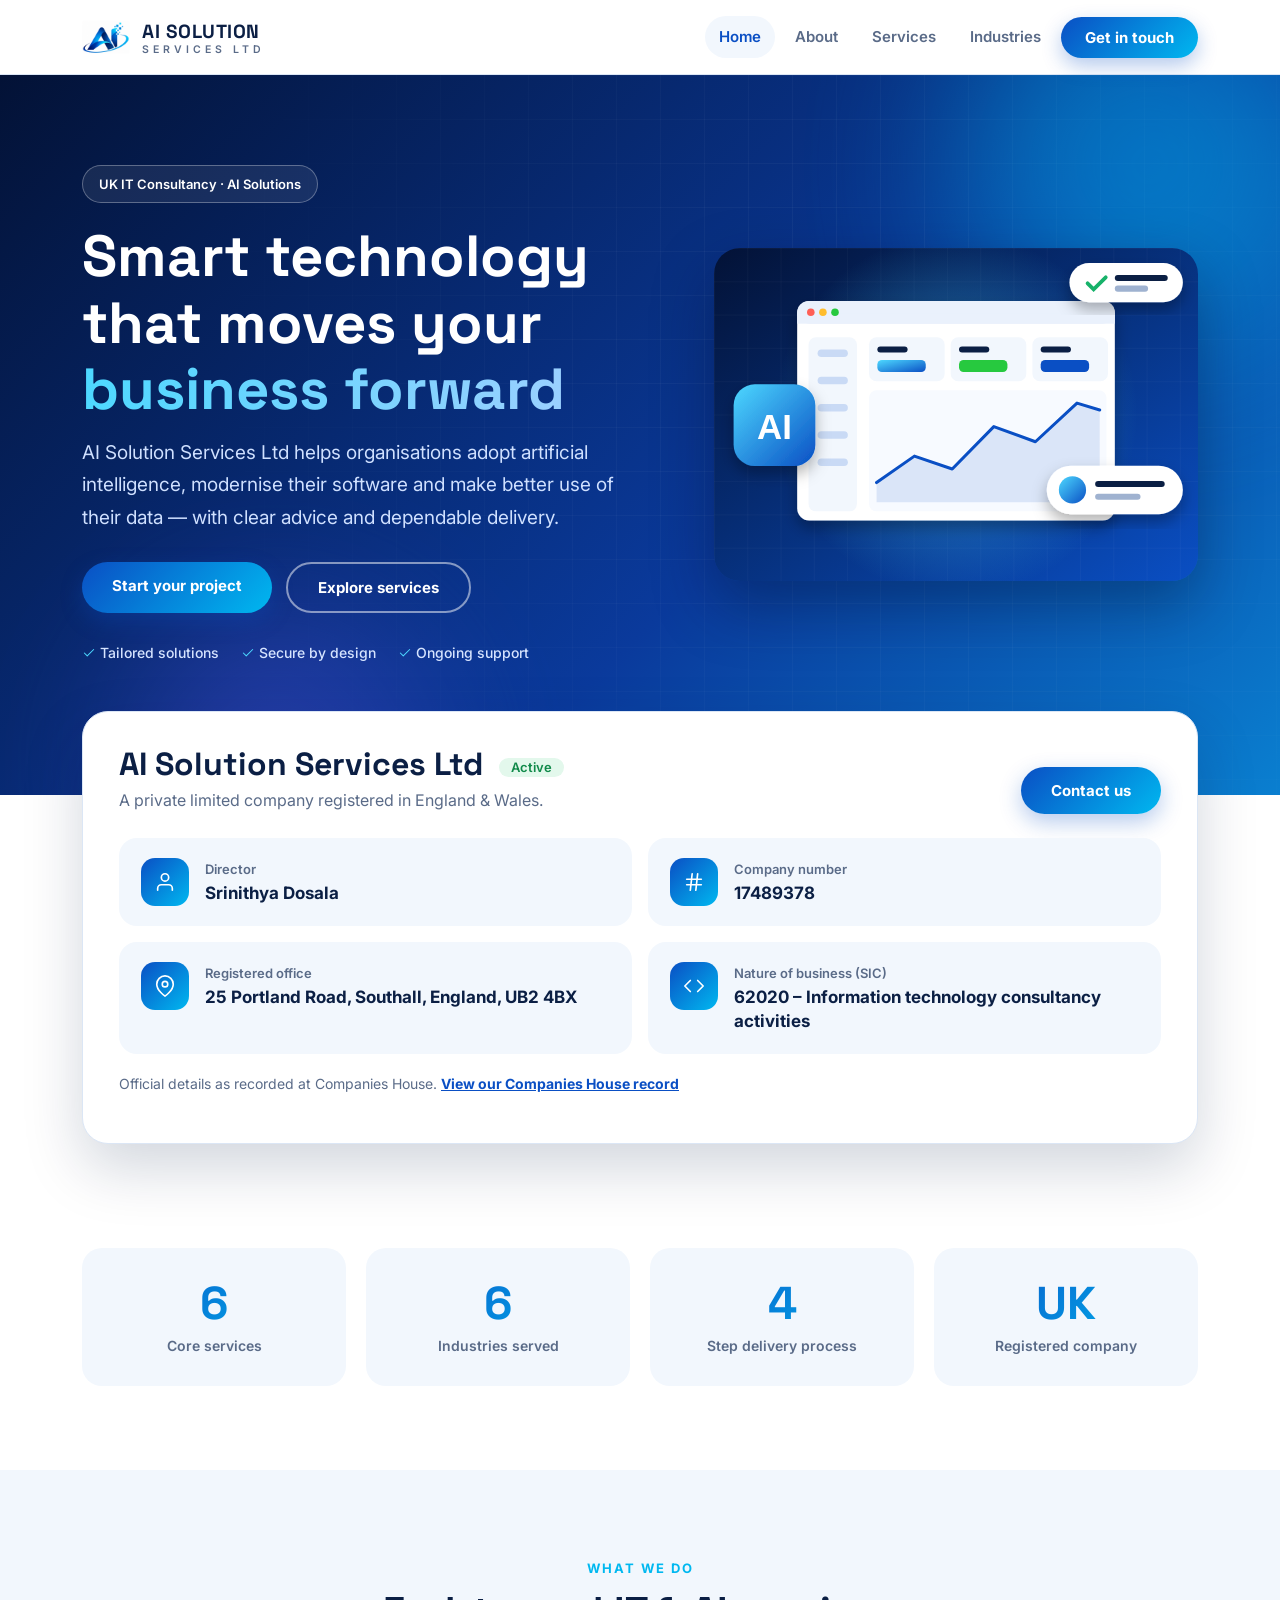
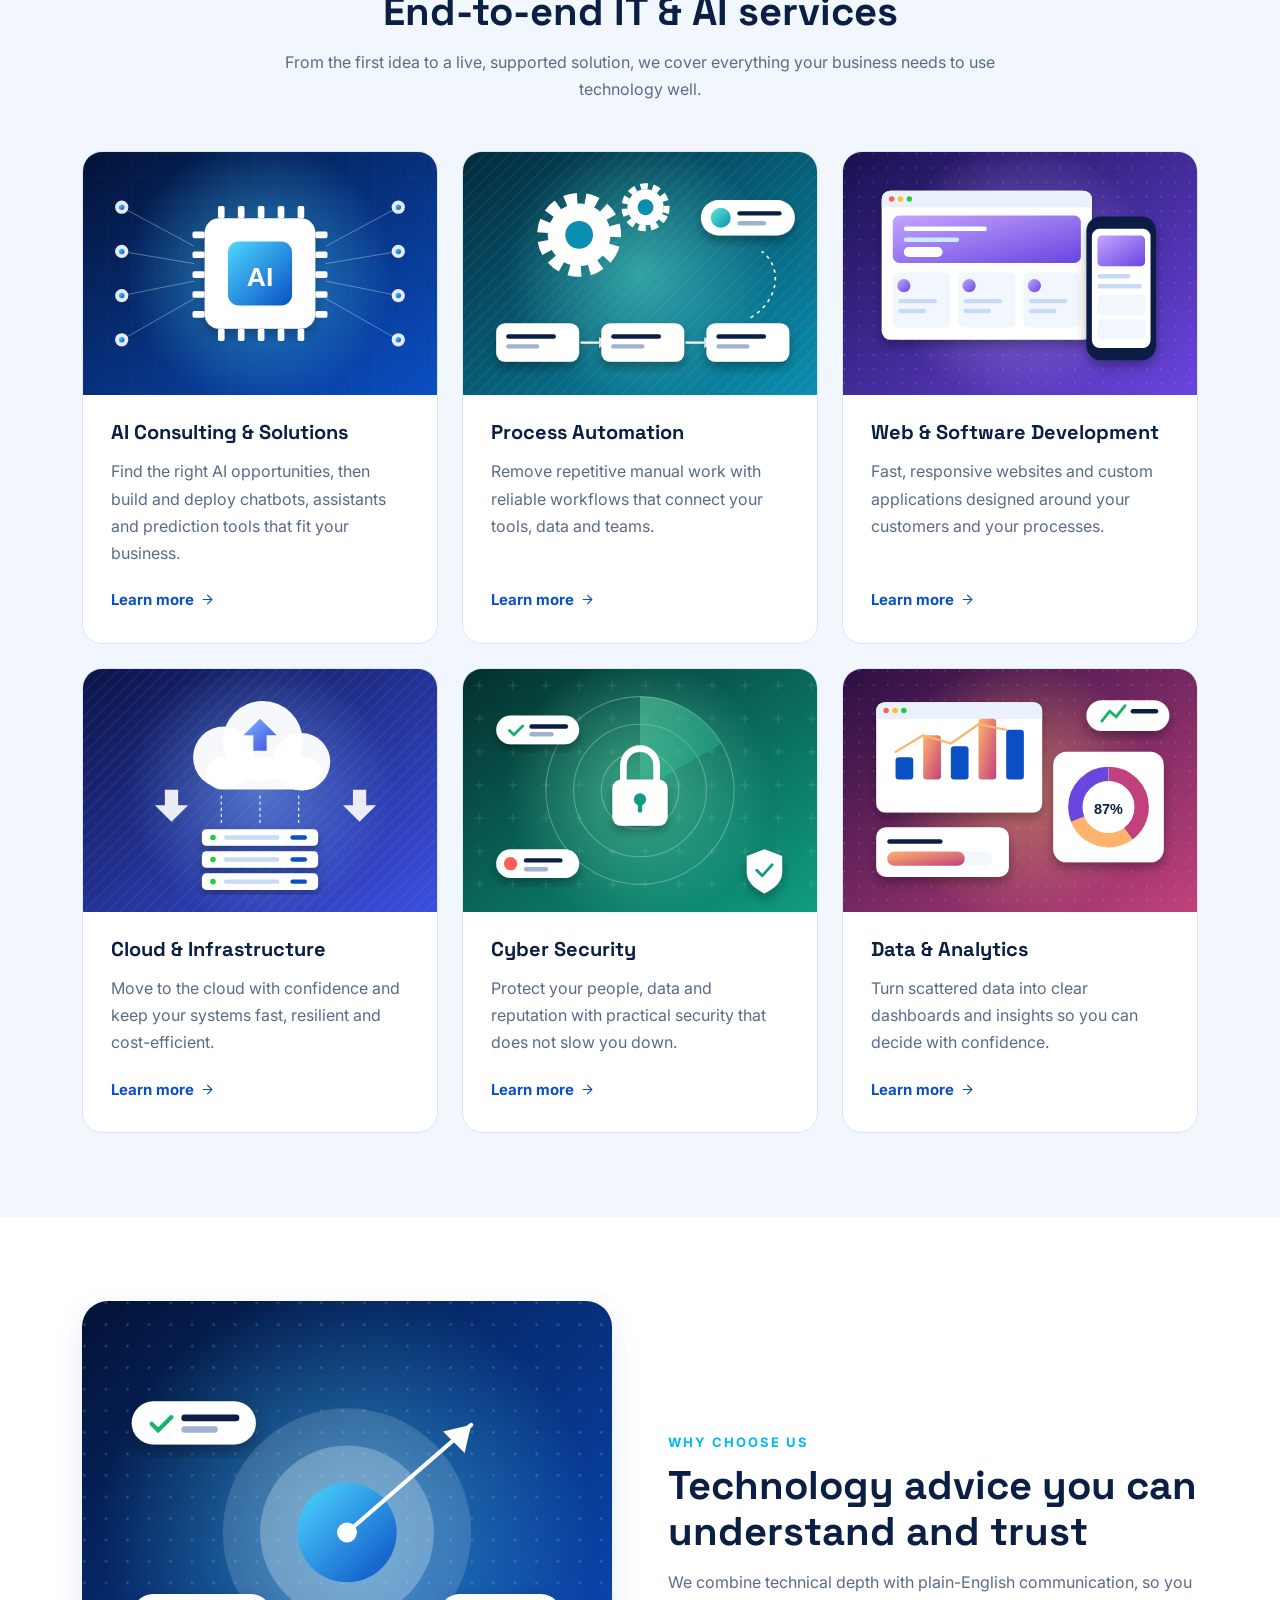
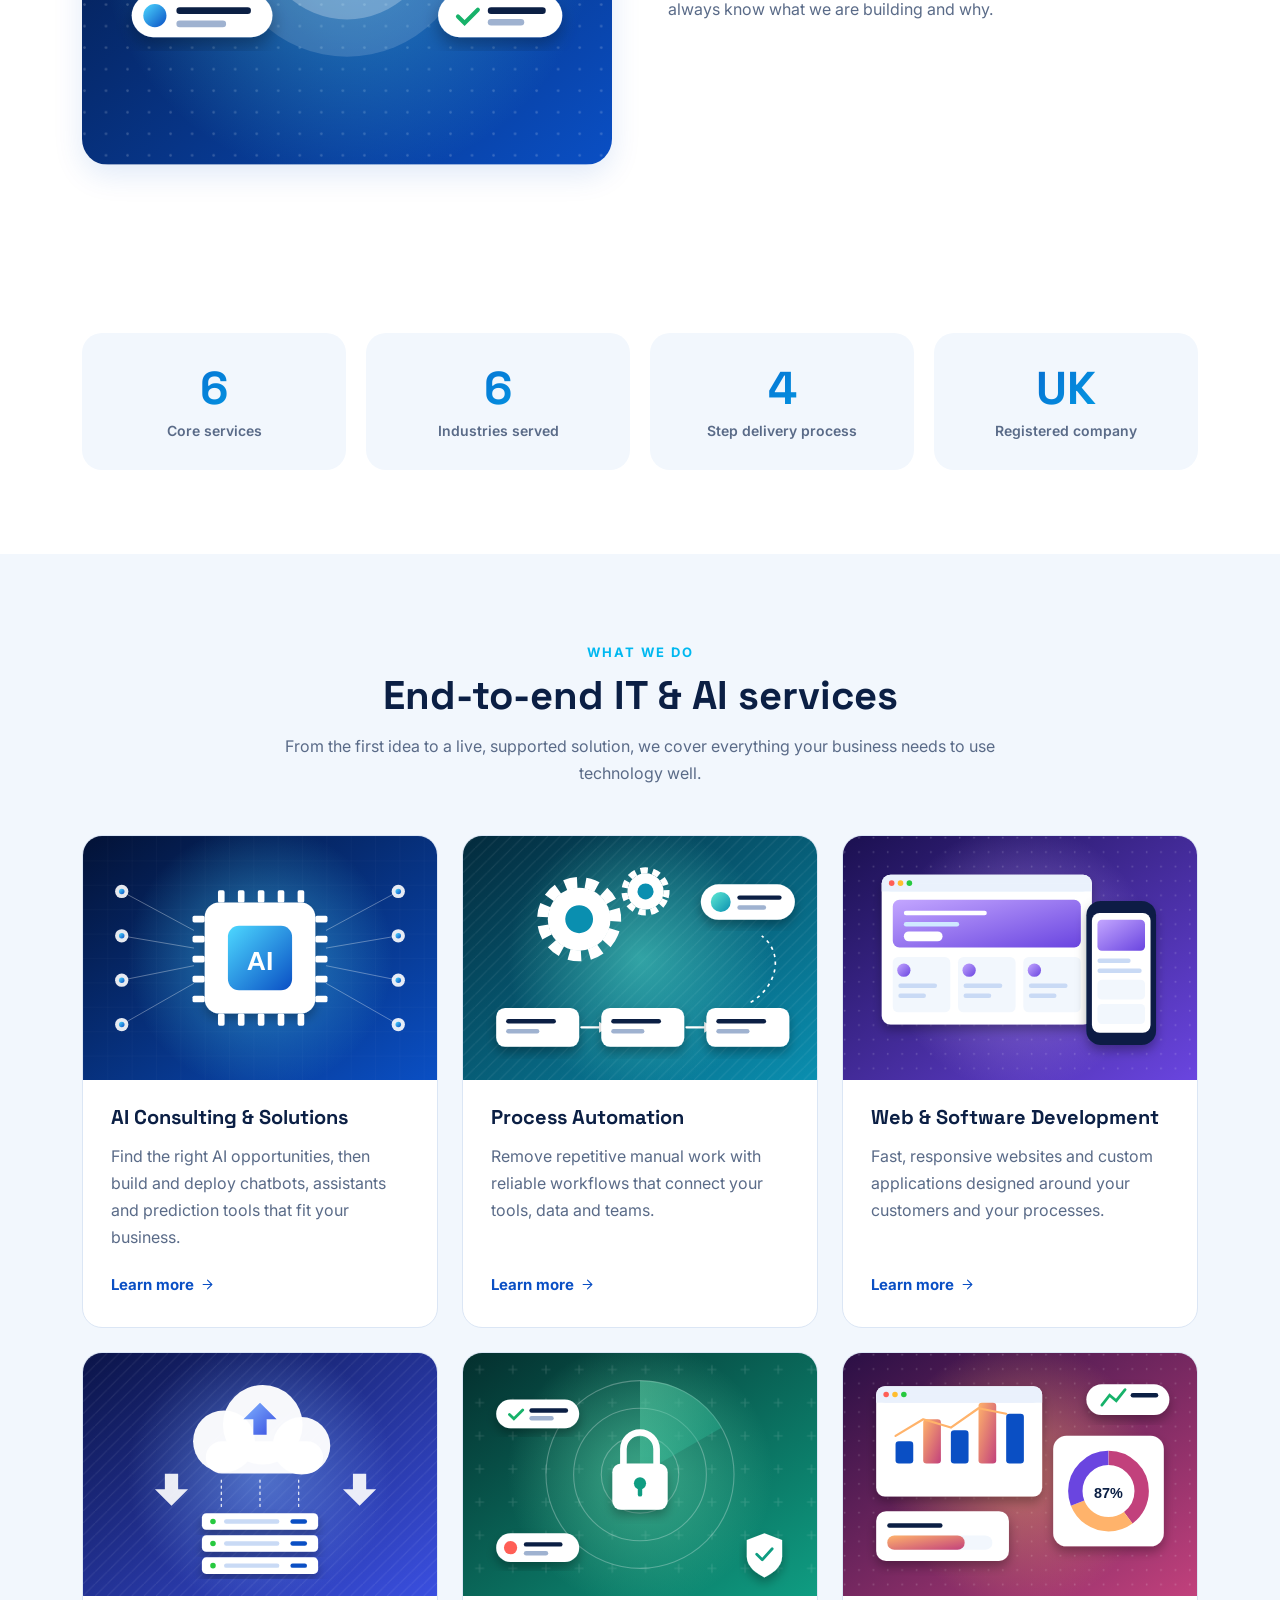
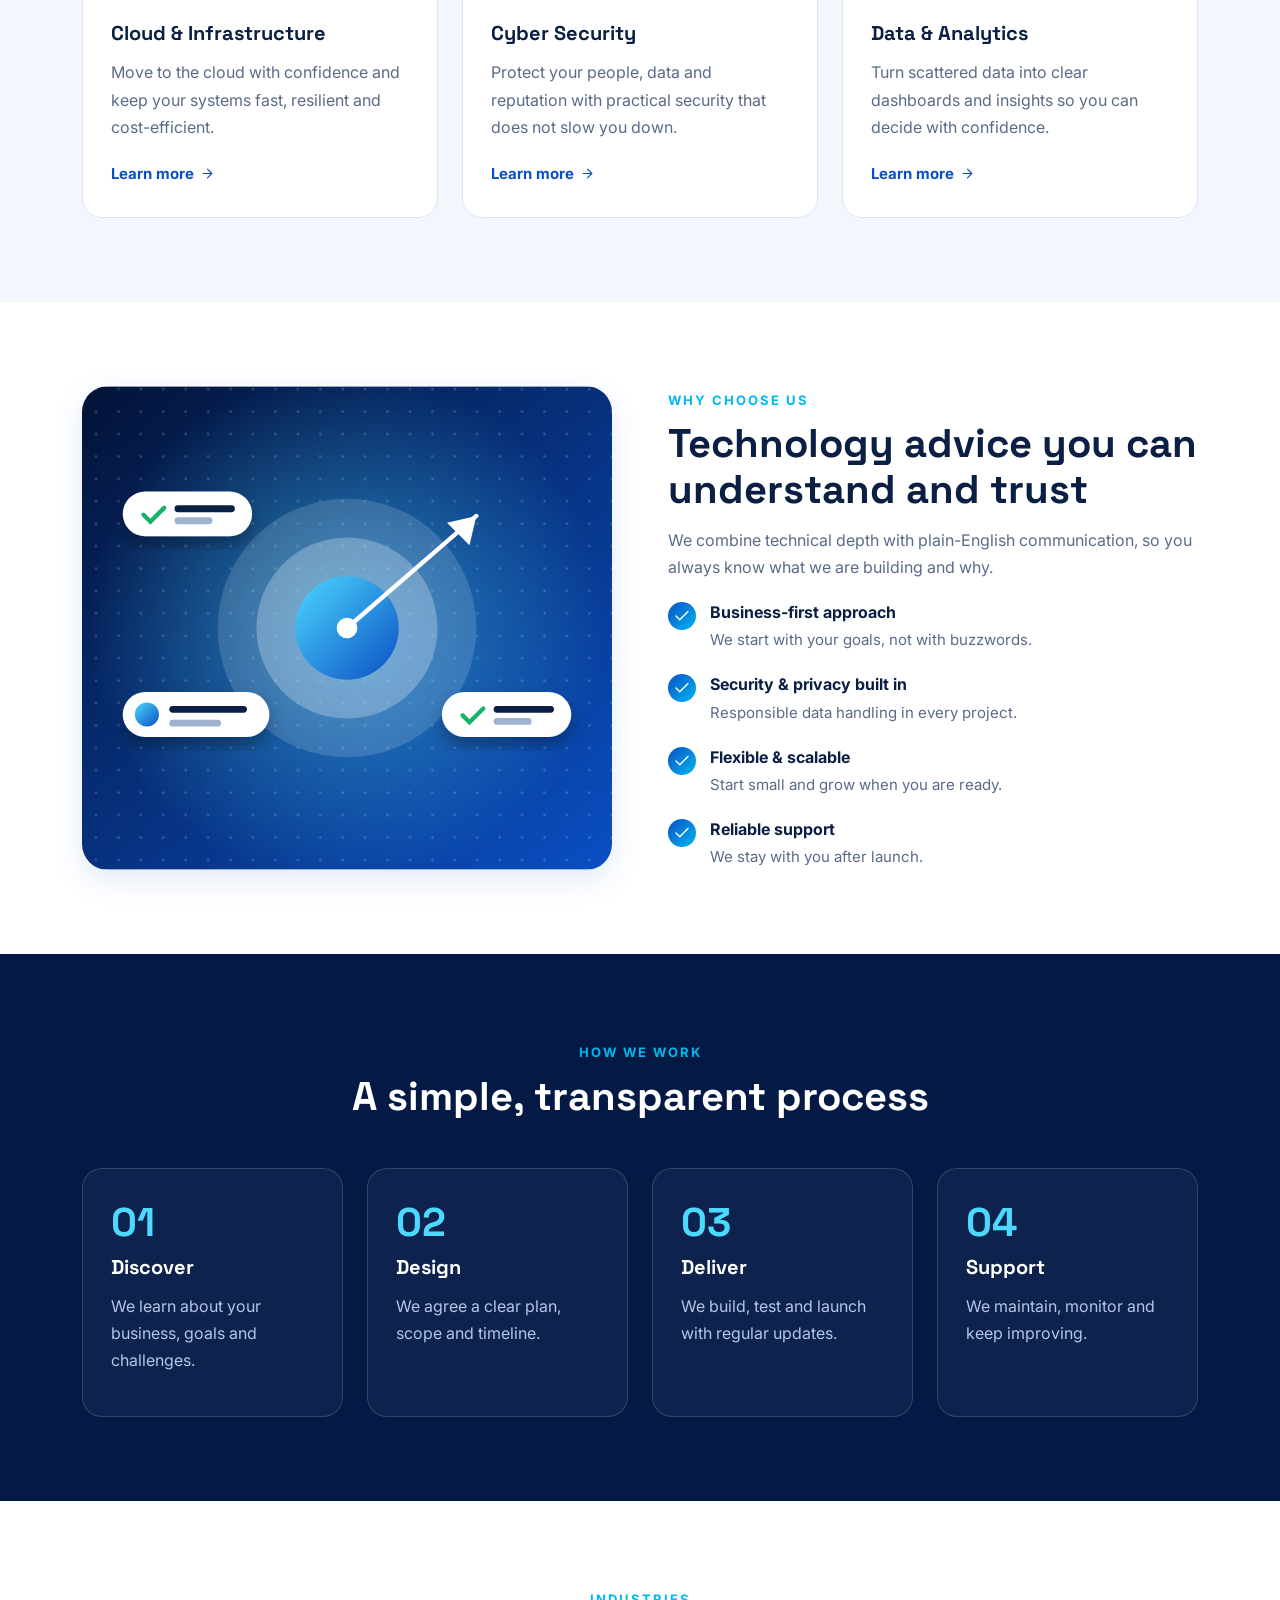
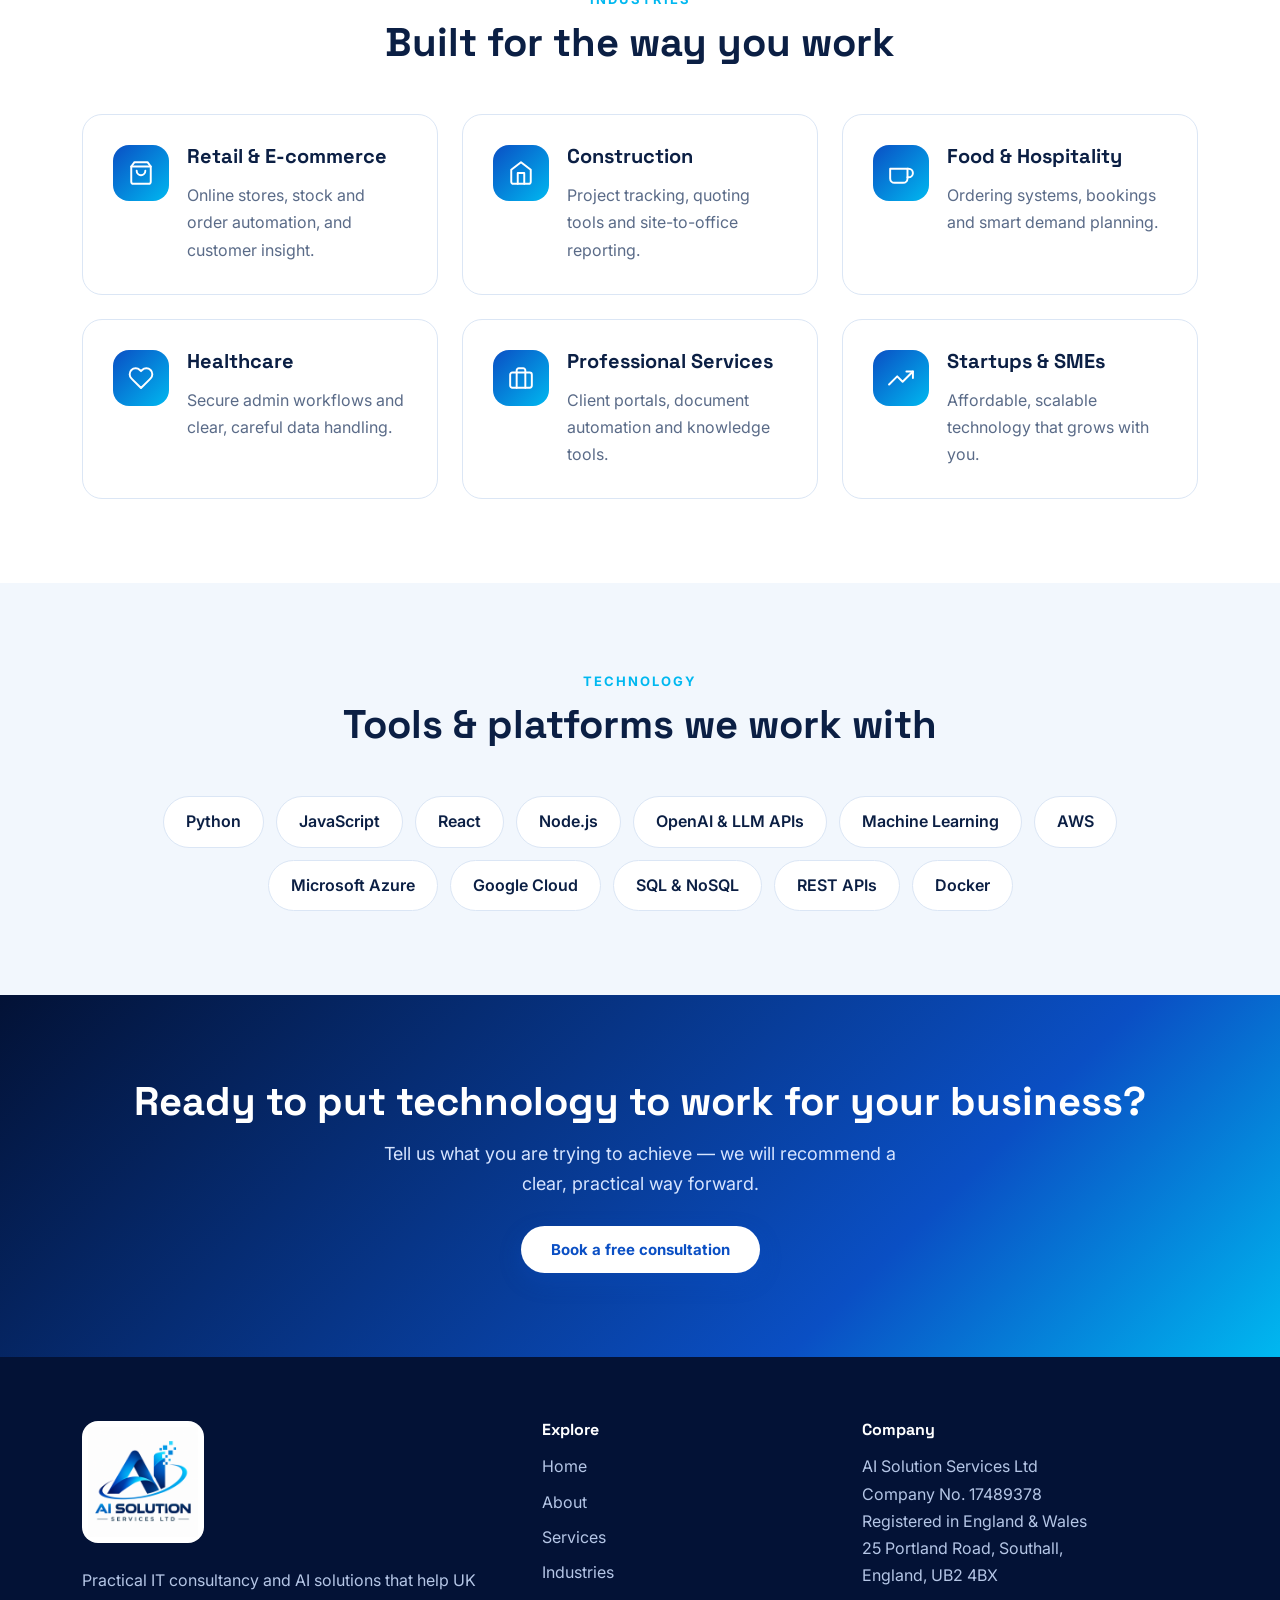
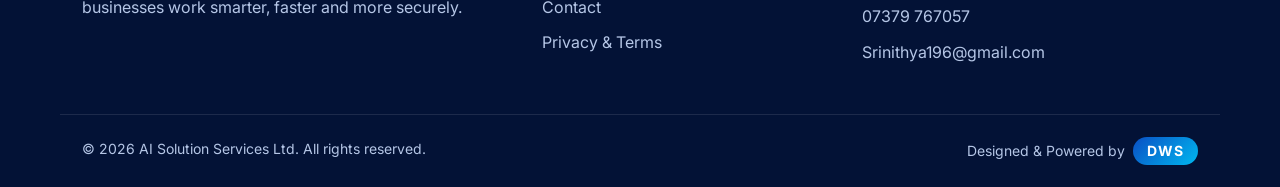
<file: index.html>
<!DOCTYPE html>
<html lang="en-GB"><head><meta charset="utf-8"><meta name="viewport" content="width=device-width,initial-scale=1">
 
<title>IT Consultancy & AI Solutions | AI Solution Services Ltd</title><meta name="description" content="AI Solution Services Ltd - UK IT consultancy delivering AI, automation, software and cloud solutions."><link rel="canonical" href="https://aisolutionservicesltd.com/"><meta property="og:url" content="https://aisolutionservicesltd.com/"><meta property="og:type" content="website"><meta property="og:site_name" content="AI Solution Services Ltd"><meta name="theme-color" content="#041a45">
<meta property="og:title" content="IT Consultancy & AI Solutions | AI Solution Services Ltd"><meta property="og:description" content="AI Solution Services Ltd - UK IT consultancy delivering AI, automation, software and cloud solutions."><meta property="og:image" content="https://aisolutionservicesltd.com/images/logo.png">
 
<title>IT Consultancy & AI Solutions | AI Solution Services Ltd</title><meta name="description" content="AI Solution Services Ltd - UK IT consultancy delivering AI, automation, software and cloud solutions."><meta name="theme-color" content="#041a45">
<meta property="og:title" content="IT Consultancy & AI Solutions | AI Solution Services Ltd"><meta property="og:description" content="AI Solution Services Ltd - UK IT consultancy delivering AI, automation, software and cloud solutions."><meta property="og:image" content="images/logo.png">
 
<link rel="icon" href="favicon.ico"><link rel="icon" type="image/png" sizes="32x32" href="images/favicon-32.png"><link rel="icon" type="image/png" sizes="192x192" href="images/favicon-192.png"><link rel="apple-touch-icon" href="images/apple-touch-icon.png">
<link rel="preconnect" href="https://fonts.googleapis.com"><link rel="preconnect" href="https://fonts.gstatic.com" crossorigin>
<link href="https://fonts.googleapis.com/css2?family=Inter:wght@400;500;600;700&family=Space+Grotesk:wght@500;700&display=swap" rel="stylesheet">
<link rel="stylesheet" href="css/style.css"><noscript><style>.rv{opacity:1!important;transform:none!important}</style></noscript><script type="application/ld+json">{"@context":"https://schema.org","@type":"Organization","name":"AI Solution Services Ltd","legalName":"AI Solution Services Ltd","identifier":"17489378","description":"IT consultancy (SIC 62020 - Information technology consultancy activities)","founder":{"@type":"Person","name":"Srinithya Dosala"},"address":{"@type":"PostalAddress","streetAddress":"25 Portland Road","addressLocality":"Southall","postalCode":"UB2 4BX","addressCountry":"GB"},"telephone":"+447379767057","email":"Srinithya196@gmail.com"}</script></head><body>
<header class="hd"><div class="w bar"><a class="brand" href="./"><img src="images/logo-mark.png" alt="AI Solution Services Ltd logo"><span><b>AI SOLUTION</b><small>SERVICES LTD</small></span></a>
<nav id="nav"><a href="./" class="on" aria-current="page">Home</a><a href="about/">About</a><a href="services/">Services</a><a href="industries/">Industries</a><a class="btn" href="contact/">Get in touch</a></nav><button class="mb" id="mb" aria-label="Menu" aria-expanded="false" aria-controls="nav"><i></i><i></i><i></i></button></div></header>
<section class="hero"><div class="blob b1"></div><div class="blob b2"></div><div class="w hg"><div class="rv"><span class="pill">UK IT Consultancy · AI Solutions</span><h1>Smart technology that moves your <em>business forward</em></h1><p class="sub">AI Solution Services Ltd helps organisations adopt artificial intelligence, modernise their software and make better use of their data — with clear advice and dependable delivery.</p><div class="acts"><a class="btn" href="contact/">Start your project</a><a class="btn ghost" href="services/">Explore services</a></div><ul class="tick"><li><svg class="ic " viewBox="0 0 24 24" fill="none" stroke="currentColor" stroke-width="1.8" stroke-linecap="round" stroke-linejoin="round" aria-hidden="true"><path d="M20 6L9 17l-5-5"/></svg> Tailored solutions</li><li><svg class="ic " viewBox="0 0 24 24" fill="none" stroke="currentColor" stroke-width="1.8" stroke-linecap="round" stroke-linejoin="round" aria-hidden="true"><path d="M20 6L9 17l-5-5"/></svg> Secure by design</li><li><svg class="ic " viewBox="0 0 24 24" fill="none" stroke="currentColor" stroke-width="1.8" stroke-linecap="round" stroke-linejoin="round" aria-hidden="true"><path d="M20 6L9 17l-5-5"/></svg> Ongoing support</li></ul></div><img class="himg" src="images/hero.svg" alt="AI dashboard illustration"></div></section><main><section class="co" id="company" aria-labelledby="co-h"><div class="w"><div class="cob rv"><div class="coh"><div><h2 id="co-h">AI Solution Services Ltd <span class="ok">Active</span></h2><p>A private limited company registered in England &amp; Wales.</p></div><a class="btn" href="contact/">Contact us</a></div>
<div class="cog"><div class="cot"><div class="ib"><svg class="ic" viewBox="0 0 24 24" fill="none" stroke="currentColor" stroke-width="1.8" stroke-linecap="round" stroke-linejoin="round" aria-hidden="true"><path d="M20 21v-2a4 4 0 0 0-4-4H8a4 4 0 0 0-4 4v2"/><circle cx="12" cy="7" r="4"/></svg></div><div><small>Director</small><b>Srinithya Dosala</b></div></div>
<div class="cot"><div class="ib"><svg class="ic" viewBox="0 0 24 24" fill="none" stroke="currentColor" stroke-width="1.8" stroke-linecap="round" stroke-linejoin="round" aria-hidden="true"><path d="M4 9h16M4 15h16M10 3L8 21M16 3l-2 18"/></svg></div><div><small>Company number</small><b>17489378</b></div></div>
<div class="cot"><div class="ib"><svg class="ic" viewBox="0 0 24 24" fill="none" stroke="currentColor" stroke-width="1.8" stroke-linecap="round" stroke-linejoin="round" aria-hidden="true"><path d="M21 10c0 7-9 13-9 13s-9-6-9-13a9 9 0 0 1 18 0z"/><circle cx="12" cy="10" r="3"/></svg></div><div><small>Registered office</small><b>25 Portland Road, Southall, England, UB2 4BX</b></div></div>
<div class="cot"><div class="ib"><svg class="ic" viewBox="0 0 24 24" fill="none" stroke="currentColor" stroke-width="1.8" stroke-linecap="round" stroke-linejoin="round" aria-hidden="true"><polyline points="16 18 22 12 16 6"/><polyline points="8 6 2 12 8 18"/></svg></div><div><small>Nature of business (SIC)</small><b>62020 – Information technology consultancy activities</b></div></div></div>
 
<p class="coft">Official details as recorded at Companies House. <a href="https://find-and-update.company-information.service.gov.uk/company/17489378" target="_blank" rel="noopener">View our Companies House record</a></p></div></div></section><section class="sec"><div class="w"><div class="stats"><div class="st rv"><b data-n="6">6</b><span>Core services</span></div><div class="st rv"><b data-n="6">6</b><span>Industries served</span></div><div class="st rv"><b data-n="4">4</b><span>Step delivery process</span></div><div class="st rv"><b>UK</b><span>Registered company</span></div></div></div></section><section class="sec alt"><div class="w"><div class="sh rv"><span class="eb">What we do</span><h2>End-to-end IT &amp; AI services</h2><p>From the first idea to a live, supported solution, we cover everything your business needs to use technology well.</p></div><div class="grid g3"><article class="card pic rv"><img src="images/s-ai.svg" alt="AI Consulting & Solutions" loading="lazy"><div class="tx"><h3>AI Consulting & Solutions</h3><p>Find the right AI opportunities, then build and deploy chatbots, assistants and prediction tools that fit your business.</p><a class="lnk" href="services/">Learn more <svg class="ic " viewBox="0 0 24 24" fill="none" stroke="currentColor" stroke-width="1.8" stroke-linecap="round" stroke-linejoin="round" aria-hidden="true"><path d="M5 12h14M12 5l7 7-7 7"/></svg></a></div></article><article class="card pic rv"><img src="images/s-auto.svg" alt="Process Automation" loading="lazy"><div class="tx"><h3>Process Automation</h3><p>Remove repetitive manual work with reliable workflows that connect your tools, data and teams.</p><a class="lnk" href="services/">Learn more <svg class="ic " viewBox="0 0 24 24" fill="none" stroke="currentColor" stroke-width="1.8" stroke-linecap="round" stroke-linejoin="round" aria-hidden="true"><path d="M5 12h14M12 5l7 7-7 7"/></svg></a></div></article><article class="card pic rv"><img src="images/s-web.svg" alt="Web & Software Development" loading="lazy"><div class="tx"><h3>Web & Software Development</h3><p>Fast, responsive websites and custom applications designed around your customers and your processes.</p><a class="lnk" href="services/">Learn more <svg class="ic " viewBox="0 0 24 24" fill="none" stroke="currentColor" stroke-width="1.8" stroke-linecap="round" stroke-linejoin="round" aria-hidden="true"><path d="M5 12h14M12 5l7 7-7 7"/></svg></a></div></article><article class="card pic rv"><img src="images/s-cloud.svg" alt="Cloud & Infrastructure" loading="lazy"><div class="tx"><h3>Cloud & Infrastructure</h3><p>Move to the cloud with confidence and keep your systems fast, resilient and cost-efficient.</p><a class="lnk" href="services/">Learn more <svg class="ic " viewBox="0 0 24 24" fill="none" stroke="currentColor" stroke-width="1.8" stroke-linecap="round" stroke-linejoin="round" aria-hidden="true"><path d="M5 12h14M12 5l7 7-7 7"/></svg></a></div></article><article class="card pic rv"><img src="images/s-sec.svg" alt="Cyber Security" loading="lazy"><div class="tx"><h3>Cyber Security</h3><p>Protect your people, data and reputation with practical security that does not slow you down.</p><a class="lnk" href="services/">Learn more <svg class="ic " viewBox="0 0 24 24" fill="none" stroke="currentColor" stroke-width="1.8" stroke-linecap="round" stroke-linejoin="round" aria-hidden="true"><path d="M5 12h14M12 5l7 7-7 7"/></svg></a></div></article><article class="card pic rv"><img src="images/s-data.svg" alt="Data & Analytics" loading="lazy"><div class="tx"><h3>Data & Analytics</h3><p>Turn scattered data into clear dashboards and insights so you can decide with confidence.</p><a class="lnk" href="services/">Learn more <svg class="ic " viewBox="0 0 24 24" fill="none" stroke="currentColor" stroke-width="1.8" stroke-linecap="round" stroke-linejoin="round" aria-hidden="true"><path d="M5 12h14M12 5l7 7-7 7"/></svg></a></div></article></div></div></section><section class="sec"><div class="w two fill"><img class="rv shot" src="images/why.svg" alt="Hitting your business goals"><div class="rv"><span class="eb">Why choose us</span><h2>Technology advice you can understand and trust</h2><p>We combine technical depth with plain-English communication, so you always know what we are building and why.</p>
 
</div></div></section><section class="sec"><div class="w"><div class="stats"><div class="st rv"><b data-n="6">6</b><span>Core services</span></div><div class="st rv"><b data-n="6">6</b><span>Industries served</span></div><div class="st rv"><b data-n="4">4</b><span>Step delivery process</span></div><div class="st rv"><b>UK</b><span>Registered company</span></div></div></div></section><section class="sec alt"><div class="w"><div class="sh rv"><span class="eb">What we do</span><h2>End-to-end IT &amp; AI services</h2><p>From the first idea to a live, supported solution, we cover everything your business needs to use technology well.</p></div><div class="grid g3"><article class="card pic rv"><img src="images/s-ai.svg" alt="AI Consulting & Solutions" loading="lazy"><div class="tx"><h3>AI Consulting & Solutions</h3><p>Find the right AI opportunities, then build and deploy chatbots, assistants and prediction tools that fit your business.</p><a class="lnk" href="services/">Learn more <svg class="ic " viewBox="0 0 24 24" fill="none" stroke="currentColor" stroke-width="1.8" stroke-linecap="round" stroke-linejoin="round" aria-hidden="true"><path d="M5 12h14M12 5l7 7-7 7"/></svg></a></div></article><article class="card pic rv"><img src="images/s-auto.svg" alt="Process Automation" loading="lazy"><div class="tx"><h3>Process Automation</h3><p>Remove repetitive manual work with reliable workflows that connect your tools, data and teams.</p><a class="lnk" href="services/">Learn more <svg class="ic " viewBox="0 0 24 24" fill="none" stroke="currentColor" stroke-width="1.8" stroke-linecap="round" stroke-linejoin="round" aria-hidden="true"><path d="M5 12h14M12 5l7 7-7 7"/></svg></a></div></article><article class="card pic rv"><img src="images/s-web.svg" alt="Web & Software Development" loading="lazy"><div class="tx"><h3>Web & Software Development</h3><p>Fast, responsive websites and custom applications designed around your customers and your processes.</p><a class="lnk" href="services/">Learn more <svg class="ic " viewBox="0 0 24 24" fill="none" stroke="currentColor" stroke-width="1.8" stroke-linecap="round" stroke-linejoin="round" aria-hidden="true"><path d="M5 12h14M12 5l7 7-7 7"/></svg></a></div></article><article class="card pic rv"><img src="images/s-cloud.svg" alt="Cloud & Infrastructure" loading="lazy"><div class="tx"><h3>Cloud & Infrastructure</h3><p>Move to the cloud with confidence and keep your systems fast, resilient and cost-efficient.</p><a class="lnk" href="services/">Learn more <svg class="ic " viewBox="0 0 24 24" fill="none" stroke="currentColor" stroke-width="1.8" stroke-linecap="round" stroke-linejoin="round" aria-hidden="true"><path d="M5 12h14M12 5l7 7-7 7"/></svg></a></div></article><article class="card pic rv"><img src="images/s-sec.svg" alt="Cyber Security" loading="lazy"><div class="tx"><h3>Cyber Security</h3><p>Protect your people, data and reputation with practical security that does not slow you down.</p><a class="lnk" href="services/">Learn more <svg class="ic " viewBox="0 0 24 24" fill="none" stroke="currentColor" stroke-width="1.8" stroke-linecap="round" stroke-linejoin="round" aria-hidden="true"><path d="M5 12h14M12 5l7 7-7 7"/></svg></a></div></article><article class="card pic rv"><img src="images/s-data.svg" alt="Data & Analytics" loading="lazy"><div class="tx"><h3>Data & Analytics</h3><p>Turn scattered data into clear dashboards and insights so you can decide with confidence.</p><a class="lnk" href="services/">Learn more <svg class="ic " viewBox="0 0 24 24" fill="none" stroke="currentColor" stroke-width="1.8" stroke-linecap="round" stroke-linejoin="round" aria-hidden="true"><path d="M5 12h14M12 5l7 7-7 7"/></svg></a></div></article></div></div></section><section class="sec"><div class="w two fill"><img class="rv shot" src="images/why.svg" alt="Hitting your business goals"><div class="rv"><span class="eb">Why choose us</span><h2>Technology advice you can understand and trust</h2><p>We combine technical depth with plain-English communication, so you always know what we are building and why.</p>
 
<div class="fe"><svg class="ic " viewBox="0 0 24 24" fill="none" stroke="currentColor" stroke-width="1.8" stroke-linecap="round" stroke-linejoin="round" aria-hidden="true"><path d="M20 6L9 17l-5-5"/></svg><div><b>Business-first approach</b><span>We start with your goals, not with buzzwords.</span></div></div><div class="fe"><svg class="ic " viewBox="0 0 24 24" fill="none" stroke="currentColor" stroke-width="1.8" stroke-linecap="round" stroke-linejoin="round" aria-hidden="true"><path d="M20 6L9 17l-5-5"/></svg><div><b>Security &amp; privacy built in</b><span>Responsible data handling in every project.</span></div></div><div class="fe"><svg class="ic " viewBox="0 0 24 24" fill="none" stroke="currentColor" stroke-width="1.8" stroke-linecap="round" stroke-linejoin="round" aria-hidden="true"><path d="M20 6L9 17l-5-5"/></svg><div><b>Flexible &amp; scalable</b><span>Start small and grow when you are ready.</span></div></div><div class="fe"><svg class="ic " viewBox="0 0 24 24" fill="none" stroke="currentColor" stroke-width="1.8" stroke-linecap="round" stroke-linejoin="round" aria-hidden="true"><path d="M20 6L9 17l-5-5"/></svg><div><b>Reliable support</b><span>We stay with you after launch.</span></div></div></div></div></section>
<section class="sec dark"><div class="w"><div class="sh rv"><span class="eb">How we work</span><h2>A simple, transparent process</h2></div><div class="steps"><div class="sp rv"><i>01</i><h3>Discover</h3><p>We learn about your business, goals and challenges.</p></div><div class="sp rv"><i>02</i><h3>Design</h3><p>We agree a clear plan, scope and timeline.</p></div><div class="sp rv"><i>03</i><h3>Deliver</h3><p>We build, test and launch with regular updates.</p></div><div class="sp rv"><i>04</i><h3>Support</h3><p>We maintain, monitor and keep improving.</p></div></div></div></section>
<section class="sec"><div class="w"><div class="sh rv"><span class="eb">Industries</span><h2>Built for the way you work</h2></div><div class="grid g3"><a class="card ind rv" href="industries/"><div class="ib"><svg class="ic " viewBox="0 0 24 24" fill="none" stroke="currentColor" stroke-width="1.8" stroke-linecap="round" stroke-linejoin="round" aria-hidden="true"><path d="M6 2L3 6v14a2 2 0 0 0 2 2h14a2 2 0 0 0 2-2V6l-3-4z"/><path d="M3 6h18M16 10a4 4 0 0 1-8 0"/></svg></div><div><h3>Retail & E-commerce</h3><p>Online stores, stock and order automation, and customer insight.</p></div></a><a class="card ind rv" href="industries/"><div class="ib"><svg class="ic " viewBox="0 0 24 24" fill="none" stroke="currentColor" stroke-width="1.8" stroke-linecap="round" stroke-linejoin="round" aria-hidden="true"><path d="M3 9l9-7 9 7v11a2 2 0 0 1-2 2H5a2 2 0 0 1-2-2z"/><path d="M9 22V12h6v10"/></svg></div><div><h3>Construction</h3><p>Project tracking, quoting tools and site-to-office reporting.</p></div></a><a class="card ind rv" href="industries/"><div class="ib"><svg class="ic " viewBox="0 0 24 24" fill="none" stroke="currentColor" stroke-width="1.8" stroke-linecap="round" stroke-linejoin="round" aria-hidden="true"><path d="M18 8h1a4 4 0 0 1 0 8h-1"/><path d="M2 8h16v9a4 4 0 0 1-4 4H6a4 4 0 0 1-4-4V8z"/></svg></div><div><h3>Food & Hospitality</h3><p>Ordering systems, bookings and smart demand planning.</p></div></a><a class="card ind rv" href="industries/"><div class="ib"><svg class="ic " viewBox="0 0 24 24" fill="none" stroke="currentColor" stroke-width="1.8" stroke-linecap="round" stroke-linejoin="round" aria-hidden="true"><path d="M20.84 4.61a5.5 5.5 0 0 0-7.78 0L12 5.67l-1.06-1.06a5.5 5.5 0 0 0-7.78 7.78l1.06 1.06L12 21.23l7.78-7.78 1.06-1.06a5.5 5.5 0 0 0 0-7.78z"/></svg></div><div><h3>Healthcare</h3><p>Secure admin workflows and clear, careful data handling.</p></div></a><a class="card ind rv" href="industries/"><div class="ib"><svg class="ic " viewBox="0 0 24 24" fill="none" stroke="currentColor" stroke-width="1.8" stroke-linecap="round" stroke-linejoin="round" aria-hidden="true"><rect x="2" y="7" width="20" height="14" rx="2"/><path d="M16 21V5a2 2 0 0 0-2-2h-4a2 2 0 0 0-2 2v16"/></svg></div><div><h3>Professional Services</h3><p>Client portals, document automation and knowledge tools.</p></div></a><a class="card ind rv" href="industries/"><div class="ib"><svg class="ic " viewBox="0 0 24 24" fill="none" stroke="currentColor" stroke-width="1.8" stroke-linecap="round" stroke-linejoin="round" aria-hidden="true"><polyline points="23 6 13.5 15.5 8.5 10.5 1 18"/><polyline points="17 6 23 6 23 12"/></svg></div><div><h3>Startups & SMEs</h3><p>Affordable, scalable technology that grows with you.</p></div></a></div></div></section><section class="sec alt"><div class="w"><div class="sh rv"><span class="eb">Technology</span><h2>Tools &amp; platforms we work with</h2></div><div class="chips rv"><span>Python</span><span>JavaScript</span><span>React</span><span>Node.js</span><span>OpenAI & LLM APIs</span><span>Machine Learning</span><span>AWS</span><span>Microsoft Azure</span><span>Google Cloud</span><span>SQL & NoSQL</span><span>REST APIs</span><span>Docker</span></div></div></section><section class="cta"><div class="w rv"><h2>Ready to put technology to work for your business?</h2><p>Tell us what you are trying to achieve — we will recommend a clear, practical way forward.</p><a class="btn wh" href="contact/">Book a free consultation</a></div></section></main>
<footer class="ft"><div class="w fg"><div><div class="lt"><img src="images/logo.png" alt="AI Solution Services Ltd"></div><p>Practical IT consultancy and AI solutions that help UK businesses work smarter, faster and more securely.</p></div>
<div><h4>Explore</h4><a href="./">Home</a><a href="about/">About</a><a href="services/">Services</a><a href="industries/">Industries</a><a href="contact/">Contact</a><a href="privacy/">Privacy &amp; Terms</a></div>
 
 <div><h4>Company</h4><p>AI Solution Services Ltd<br>Company No. 17489378<br>Registered in England &amp; Wales<br>25 Portland Road, Southall,<br>England, UB2 4BX</p> <a href="tel:+447379767057">07379 767057</a><a href="mailto:Srinithya196@gmail.com">Srinithya196@gmail.com</a></div></div>
 
<div class="w cp"><span>© <span id="yr">2026</span> AI Solution Services Ltd. All rights reserved.</span><span>Designed &amp; Powered by <a class="dws" href="https://dharmawebservice.in" target="_blank" rel="noopener" title="Dharma Web Service">DWS</a></span></div></footer>
<script src="js/main.js"></script></body></html>
</file>
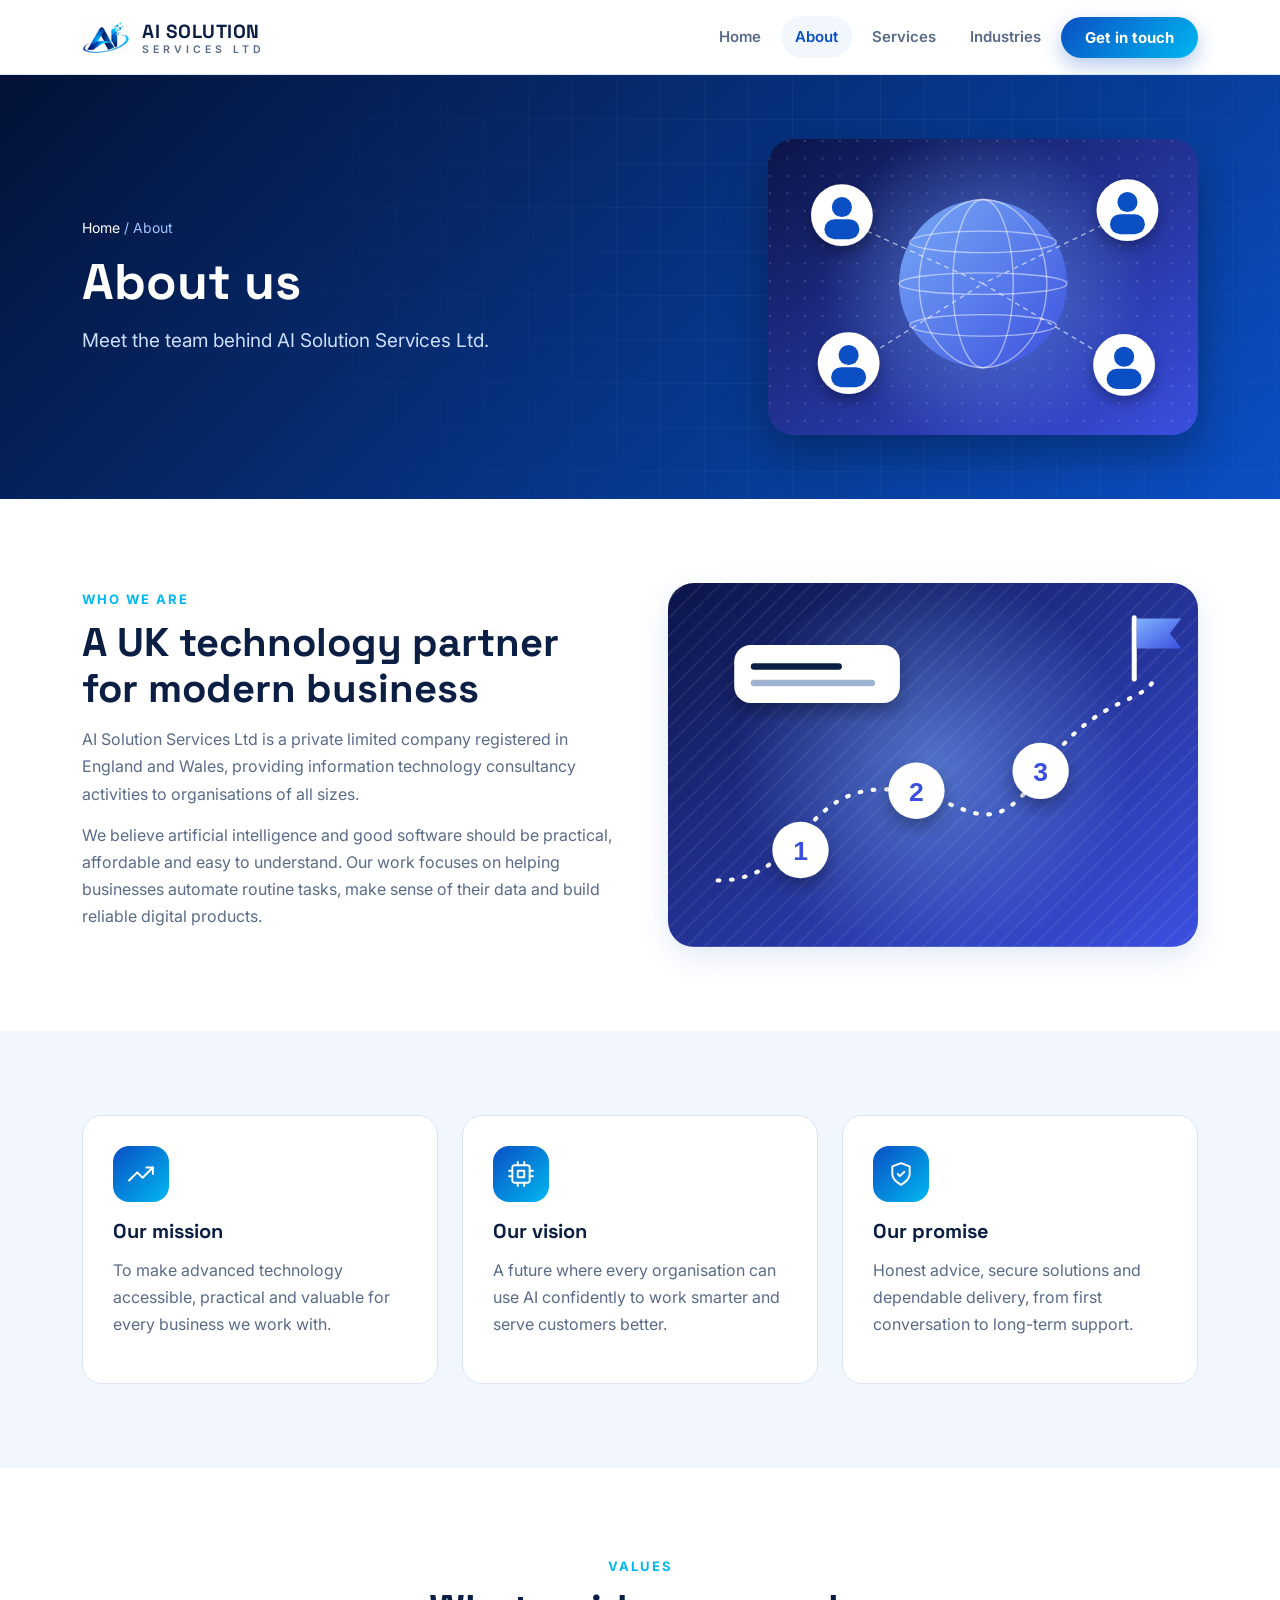
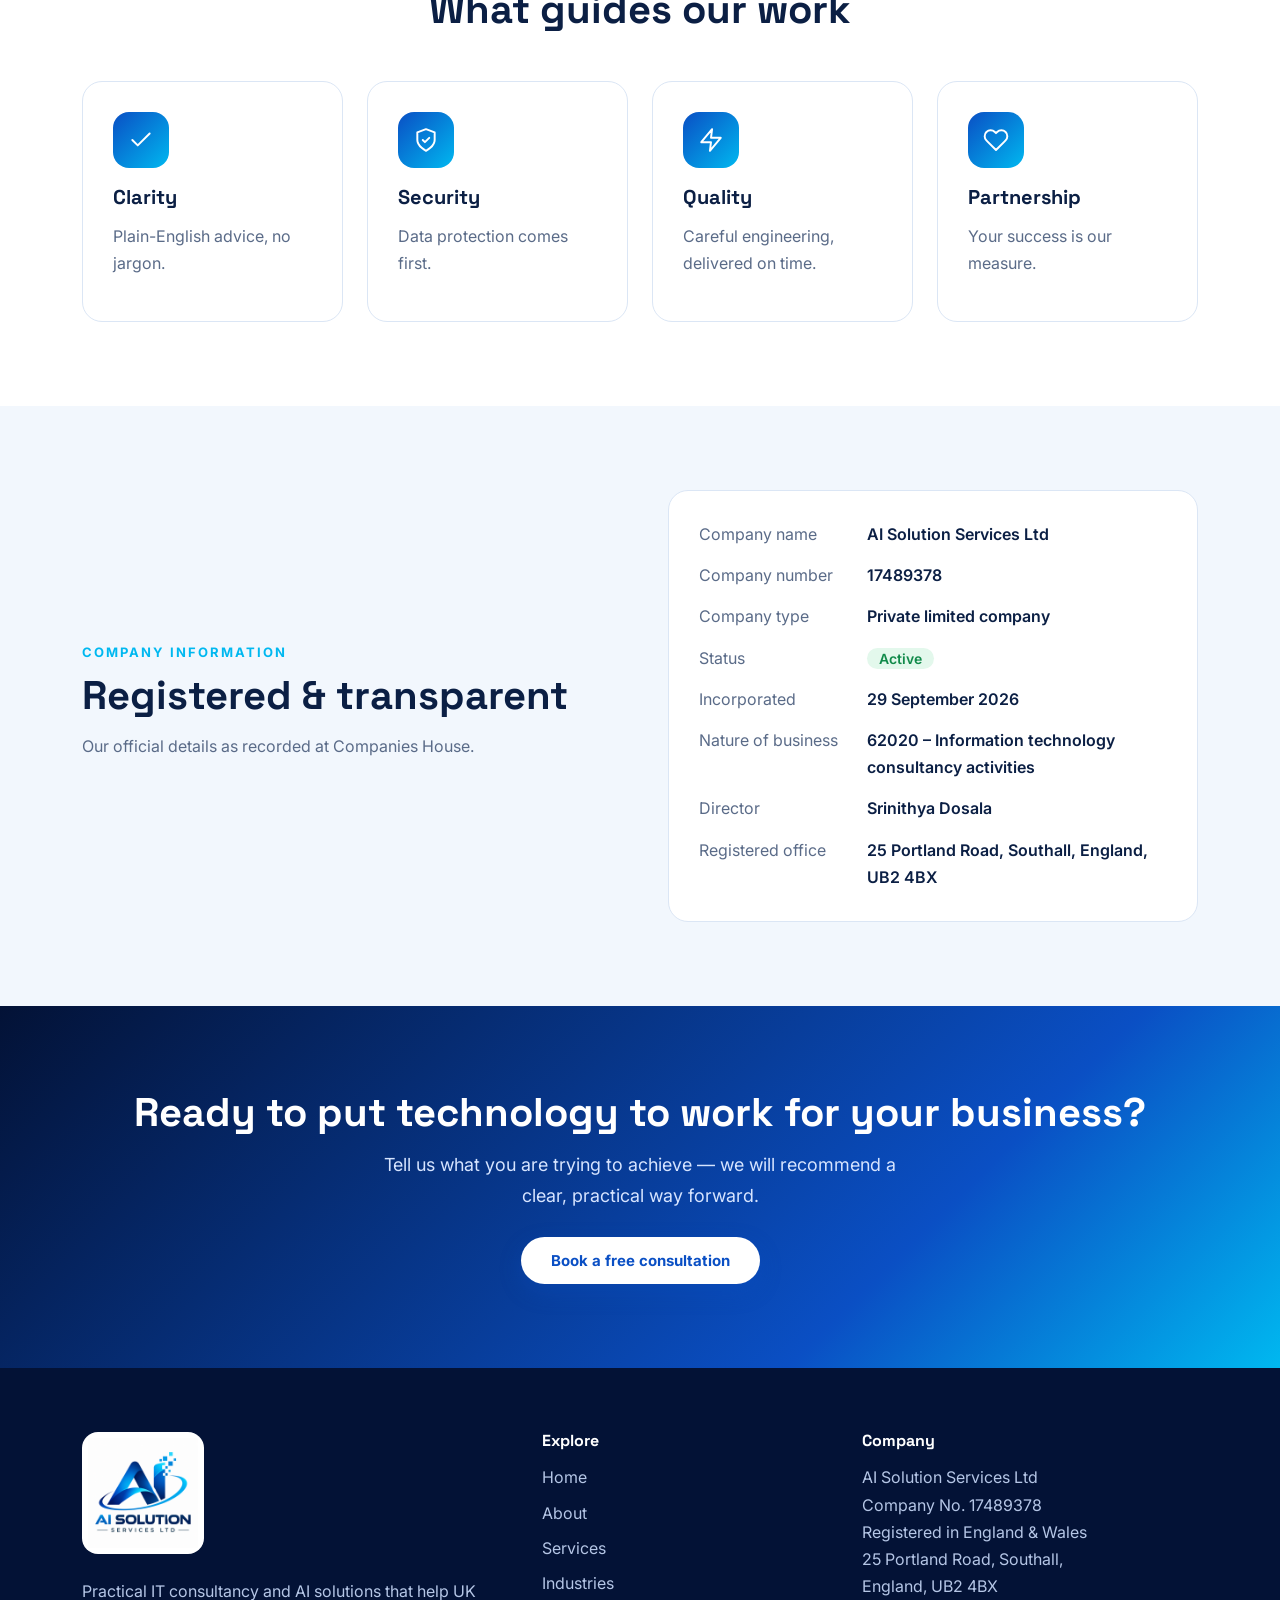
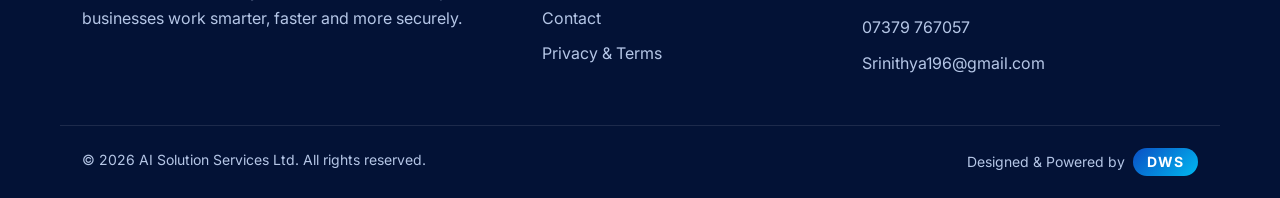
<file: about/index.html>
<!DOCTYPE html>
<html lang="en-GB"><head><meta charset="utf-8"><meta name="viewport" content="width=device-width,initial-scale=1">
 
<title>About Us | AI Solution Services Ltd</title><meta name="description" content="About AI Solution Services Ltd, a UK-registered IT consultancy company."><link rel="canonical" href="https://aisolutionservicesltd.com/about/"><meta property="og:url" content="https://aisolutionservicesltd.com/about/"><meta property="og:type" content="website"><meta property="og:site_name" content="AI Solution Services Ltd"><meta name="theme-color" content="#041a45">
<meta property="og:title" content="About Us | AI Solution Services Ltd"><meta property="og:description" content="About AI Solution Services Ltd, a UK-registered IT consultancy company."><meta property="og:image" content="https://aisolutionservicesltd.com/images/logo.png">
 
<title>About Us | AI Solution Services Ltd</title><meta name="description" content="About AI Solution Services Ltd, a UK-registered IT consultancy company."><meta name="theme-color" content="#041a45">
<meta property="og:title" content="About Us | AI Solution Services Ltd"><meta property="og:description" content="About AI Solution Services Ltd, a UK-registered IT consultancy company."><meta property="og:image" content="../images/logo.png">
 
<link rel="icon" href="../favicon.ico"><link rel="icon" type="image/png" sizes="32x32" href="../images/favicon-32.png"><link rel="icon" type="image/png" sizes="192x192" href="../images/favicon-192.png"><link rel="apple-touch-icon" href="../images/apple-touch-icon.png">
<link rel="preconnect" href="https://fonts.googleapis.com"><link rel="preconnect" href="https://fonts.gstatic.com" crossorigin>
<link href="https://fonts.googleapis.com/css2?family=Inter:wght@400;500;600;700&family=Space+Grotesk:wght@500;700&display=swap" rel="stylesheet">
<link rel="stylesheet" href="../css/style.css"><noscript><style>.rv{opacity:1!important;transform:none!important}</style></noscript></head><body>
<header class="hd"><div class="w bar"><a class="brand" href="../"><img src="../images/logo-mark.png" alt="AI Solution Services Ltd logo"><span><b>AI SOLUTION</b><small>SERVICES LTD</small></span></a>
<nav id="nav"><a href="../">Home</a><a href="../about/" class="on" aria-current="page">About</a><a href="../services/">Services</a><a href="../industries/">Industries</a><a class="btn" href="../contact/">Get in touch</a></nav><button class="mb" id="mb" aria-label="Menu" aria-expanded="false" aria-controls="nav"><i></i><i></i><i></i></button></div></header>
<section class="ph"><div class="w ph-in"><div><p class="crumb"><a href="../">Home</a> / About</p><h1>About us</h1><p class="sub">Meet the team behind AI Solution Services Ltd.</p></div><img class="pimg" src="../images/about.svg" alt="About us"></div></section><main><section class="sec"><div class="w two fill"><div class="rv"><span class="eb">Who we are</span><h2>A UK technology partner for modern business</h2><p>AI Solution Services Ltd is a private limited company registered in England and Wales, providing information technology consultancy activities to organisations of all sizes.</p><p>We believe artificial intelligence and good software should be practical, affordable and easy to understand. Our work focuses on helping businesses automate routine tasks, make sense of their data and build reliable digital products.</p></div><img class="rv shot" src="../images/story.svg" alt="Our journey"></div></section>
<section class="sec alt"><div class="w"><div class="grid g3"><div class="card rv"><div class="ib"><svg class="ic " viewBox="0 0 24 24" fill="none" stroke="currentColor" stroke-width="1.8" stroke-linecap="round" stroke-linejoin="round" aria-hidden="true"><polyline points="23 6 13.5 15.5 8.5 10.5 1 18"/><polyline points="17 6 23 6 23 12"/></svg></div><h3>Our mission</h3><p>To make advanced technology accessible, practical and valuable for every business we work with.</p></div><div class="card rv"><div class="ib"><svg class="ic " viewBox="0 0 24 24" fill="none" stroke="currentColor" stroke-width="1.8" stroke-linecap="round" stroke-linejoin="round" aria-hidden="true"><rect x="4" y="4" width="16" height="16" rx="2"/><rect x="9" y="9" width="6" height="6"/><path d="M9 1v3M15 1v3M9 20v3M15 20v3M20 9h3M20 14h3M1 9h3M1 14h3"/></svg></div><h3>Our vision</h3><p>A future where every organisation can use AI confidently to work smarter and serve customers better.</p></div><div class="card rv"><div class="ib"><svg class="ic " viewBox="0 0 24 24" fill="none" stroke="currentColor" stroke-width="1.8" stroke-linecap="round" stroke-linejoin="round" aria-hidden="true"><path d="M12 22s8-4 8-10V5l-8-3-8 3v7c0 6 8 10 8 10z"/><path d="M9 12l2 2 4-4"/></svg></div><h3>Our promise</h3><p>Honest advice, secure solutions and dependable delivery, from first conversation to long-term support.</p></div></div></div></section>
<section class="sec"><div class="w"><div class="sh rv"><span class="eb">Values</span><h2>What guides our work</h2></div><div class="grid g4"><div class="card rv"><div class="ib"><svg class="ic " viewBox="0 0 24 24" fill="none" stroke="currentColor" stroke-width="1.8" stroke-linecap="round" stroke-linejoin="round" aria-hidden="true"><path d="M20 6L9 17l-5-5"/></svg></div><h3>Clarity</h3><p>Plain-English advice, no jargon.</p></div><div class="card rv"><div class="ib"><svg class="ic " viewBox="0 0 24 24" fill="none" stroke="currentColor" stroke-width="1.8" stroke-linecap="round" stroke-linejoin="round" aria-hidden="true"><path d="M12 22s8-4 8-10V5l-8-3-8 3v7c0 6 8 10 8 10z"/><path d="M9 12l2 2 4-4"/></svg></div><h3>Security</h3><p>Data protection comes first.</p></div><div class="card rv"><div class="ib"><svg class="ic " viewBox="0 0 24 24" fill="none" stroke="currentColor" stroke-width="1.8" stroke-linecap="round" stroke-linejoin="round" aria-hidden="true"><polygon points="13 2 3 14 12 14 11 22 21 10 12 10 13 2"/></svg></div><h3>Quality</h3><p>Careful engineering, delivered on time.</p></div><div class="card rv"><div class="ib"><svg class="ic " viewBox="0 0 24 24" fill="none" stroke="currentColor" stroke-width="1.8" stroke-linecap="round" stroke-linejoin="round" aria-hidden="true"><path d="M20.84 4.61a5.5 5.5 0 0 0-7.78 0L12 5.67l-1.06-1.06a5.5 5.5 0 0 0-7.78 7.78l1.06 1.06L12 21.23l7.78-7.78 1.06-1.06a5.5 5.5 0 0 0 0-7.78z"/></svg></div><h3>Partnership</h3><p>Your success is our measure.</p></div></div></div></section>
<section class="sec alt"><div class="w two"><div class="rv"><span class="eb">Company information</span><h2>Registered &amp; transparent</h2><p>Our official details as recorded at Companies House.</p></div><div class="card info rv"><dl><dt>Company name</dt><dd>AI Solution Services Ltd</dd><dt>Company number</dt><dd>17489378</dd><dt>Company type</dt><dd>Private limited company</dd><dt>Status</dt><dd><span class="ok">Active</span></dd><dt>Incorporated</dt><dd>29 September 2026</dd><dt>Nature of business</dt><dd>62020 – Information technology consultancy activities</dd><dt>Director</dt><dd>Srinithya Dosala</dd><dt>Registered office</dt><dd>25 Portland Road, Southall, England, UB2 4BX</dd></dl></div></div></section><section class="cta"><div class="w rv"><h2>Ready to put technology to work for your business?</h2><p>Tell us what you are trying to achieve — we will recommend a clear, practical way forward.</p><a class="btn wh" href="../contact/">Book a free consultation</a></div></section></main>
<footer class="ft"><div class="w fg"><div><div class="lt"><img src="../images/logo.png" alt="AI Solution Services Ltd"></div><p>Practical IT consultancy and AI solutions that help UK businesses work smarter, faster and more securely.</p></div>
<div><h4>Explore</h4><a href="../">Home</a><a href="../about/">About</a><a href="../services/">Services</a><a href="../industries/">Industries</a><a href="../contact/">Contact</a><a href="../privacy/">Privacy &amp; Terms</a></div>
 
 <div><h4>Company</h4><p>AI Solution Services Ltd<br>Company No. 17489378<br>Registered in England &amp; Wales<br>25 Portland Road, Southall,<br>England, UB2 4BX</p> <a href="tel:+447379767057">07379 767057</a><a href="mailto:Srinithya196@gmail.com">Srinithya196@gmail.com</a></div></div>
 
<div class="w cp"><span>© <span id="yr">2026</span> AI Solution Services Ltd. All rights reserved.</span><span>Designed &amp; Powered by <a class="dws" href="https://dharmawebservice.in" target="_blank" rel="noopener" title="Dharma Web Service">DWS</a></span></div></footer>
<script src="../js/main.js"></script></body></html>
</file>
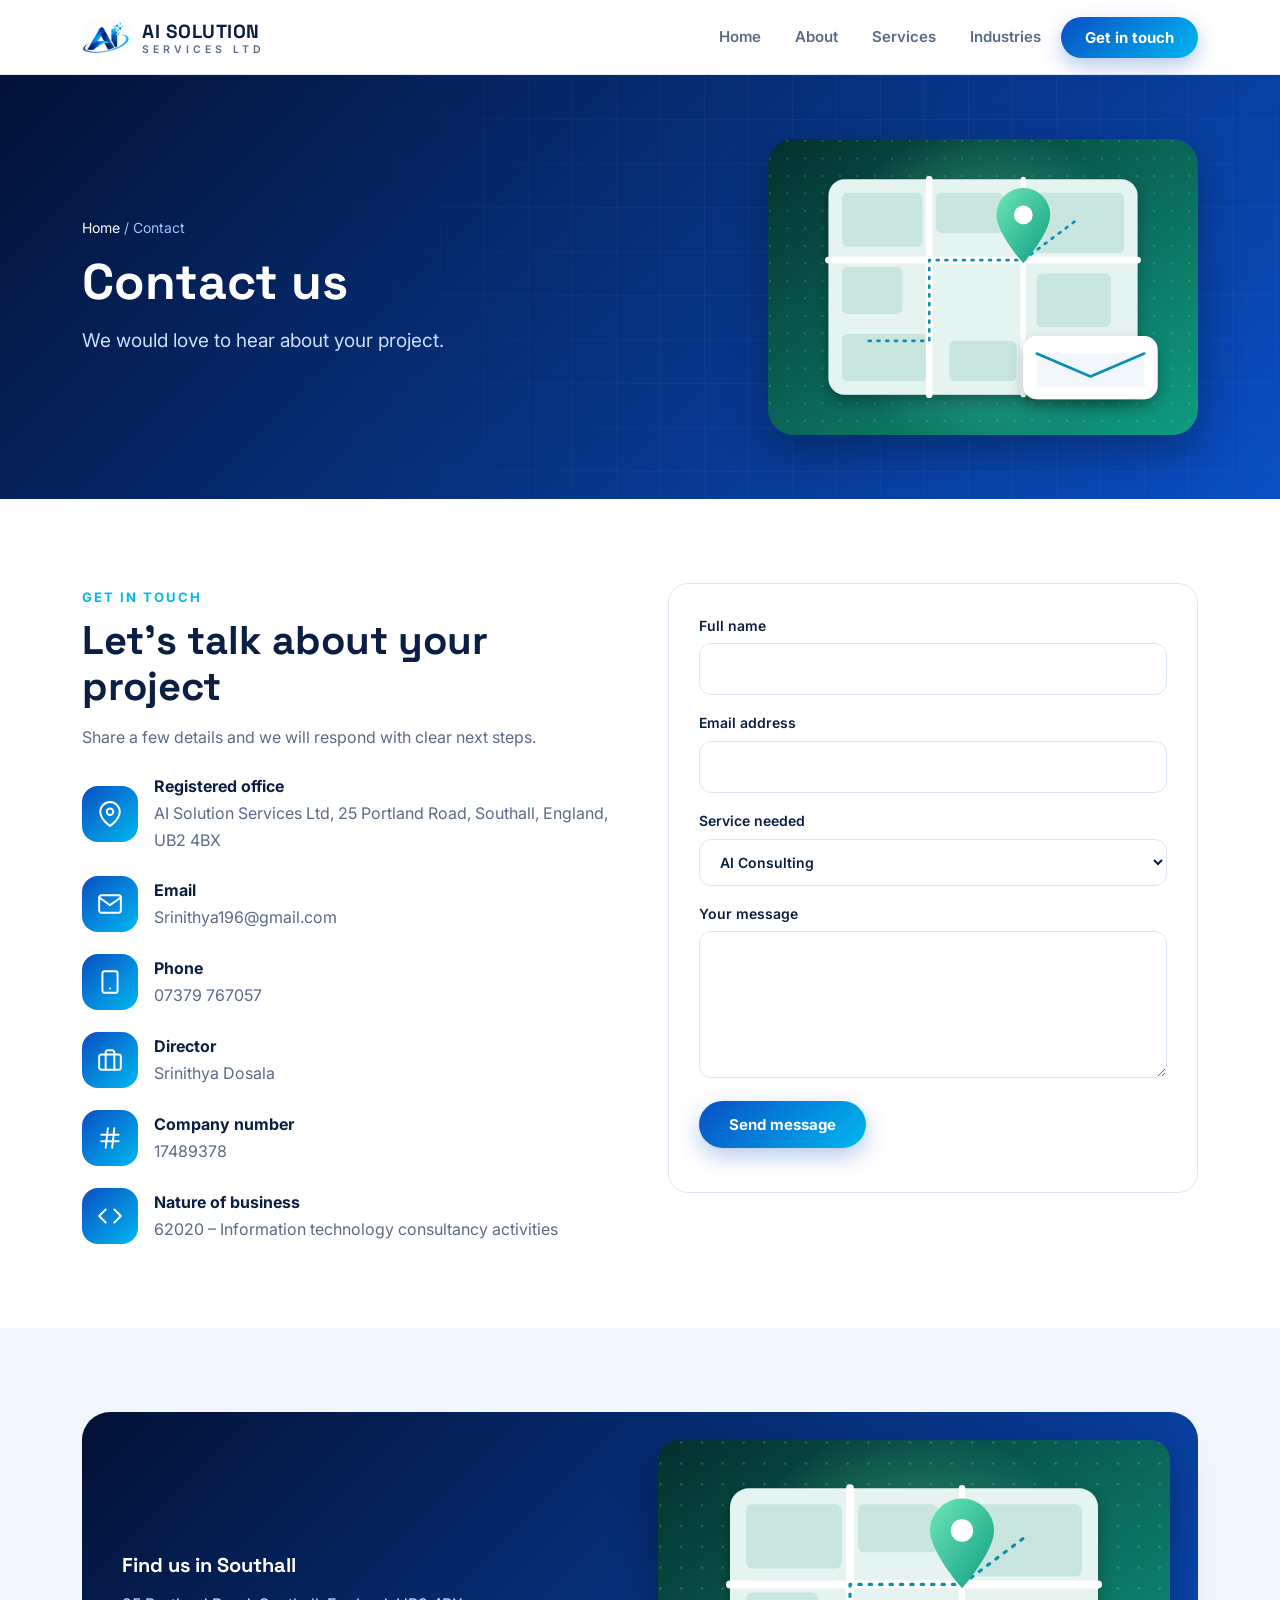
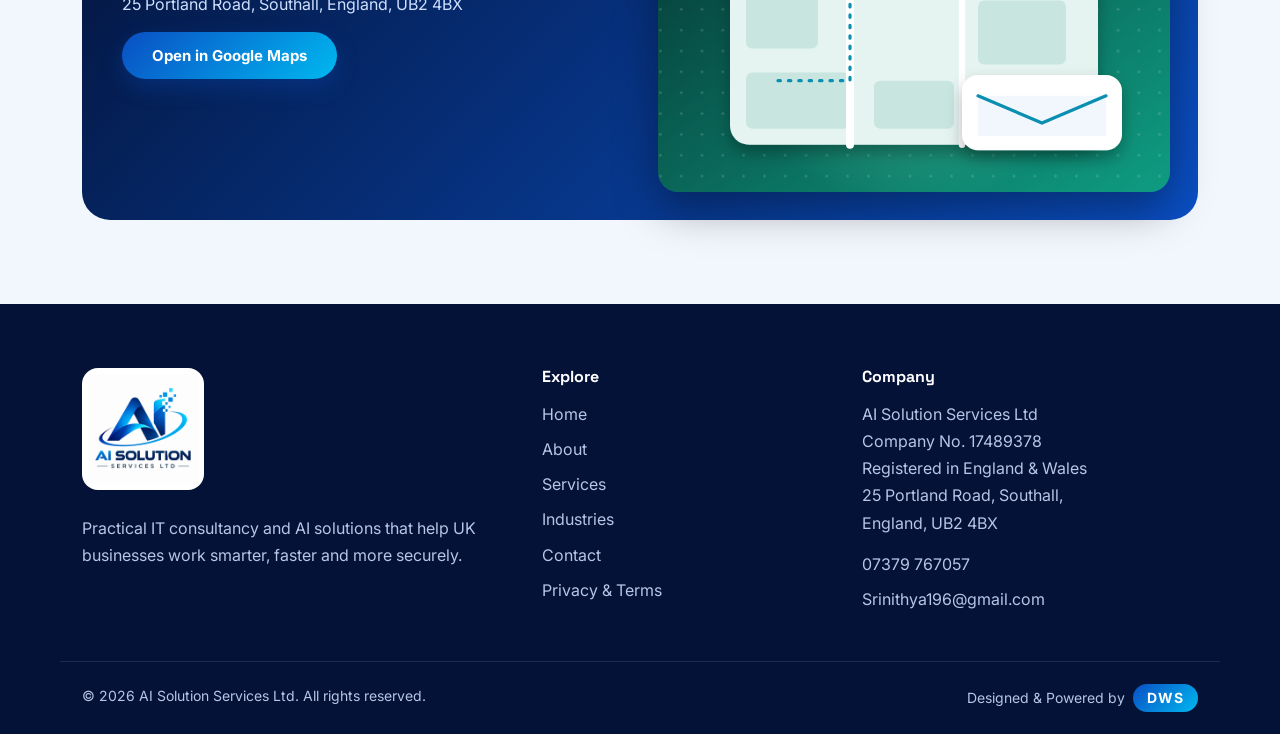
<file: contact/index.html>
<!DOCTYPE html>
<html lang="en-GB"><head><meta charset="utf-8"><meta name="viewport" content="width=device-width,initial-scale=1">
 
<title>Contact Us | AI Solution Services Ltd</title><meta name="description" content="Contact AI Solution Services Ltd."><link rel="canonical" href="https://aisolutionservicesltd.com/contact/"><meta property="og:url" content="https://aisolutionservicesltd.com/contact/"><meta property="og:type" content="website"><meta property="og:site_name" content="AI Solution Services Ltd"><meta name="theme-color" content="#041a45">
<meta property="og:title" content="Contact Us | AI Solution Services Ltd"><meta property="og:description" content="Contact AI Solution Services Ltd."><meta property="og:image" content="https://aisolutionservicesltd.com/images/logo.png">
 
<title>Contact Us | AI Solution Services Ltd</title><meta name="description" content="Contact AI Solution Services Ltd."><meta name="theme-color" content="#041a45">
<meta property="og:title" content="Contact Us | AI Solution Services Ltd"><meta property="og:description" content="Contact AI Solution Services Ltd."><meta property="og:image" content="../images/logo.png">
 
<link rel="icon" href="../favicon.ico"><link rel="icon" type="image/png" sizes="32x32" href="../images/favicon-32.png"><link rel="icon" type="image/png" sizes="192x192" href="../images/favicon-192.png"><link rel="apple-touch-icon" href="../images/apple-touch-icon.png">
<link rel="preconnect" href="https://fonts.googleapis.com"><link rel="preconnect" href="https://fonts.gstatic.com" crossorigin>
<link href="https://fonts.googleapis.com/css2?family=Inter:wght@400;500;600;700&family=Space+Grotesk:wght@500;700&display=swap" rel="stylesheet">
<link rel="stylesheet" href="../css/style.css"><noscript><style>.rv{opacity:1!important;transform:none!important}</style></noscript></head><body>
<header class="hd"><div class="w bar"><a class="brand" href="../"><img src="../images/logo-mark.png" alt="AI Solution Services Ltd logo"><span><b>AI SOLUTION</b><small>SERVICES LTD</small></span></a>
<nav id="nav"><a href="../">Home</a><a href="../about/">About</a><a href="../services/">Services</a><a href="../industries/">Industries</a><a class="btn" href="../contact/">Get in touch</a></nav><button class="mb" id="mb" aria-label="Menu" aria-expanded="false" aria-controls="nav"><i></i><i></i><i></i></button></div></header>
<section class="ph"><div class="w ph-in"><div><p class="crumb"><a href="../">Home</a> / Contact</p><h1>Contact us</h1><p class="sub">We would love to hear about your project.</p></div><img class="pimg" src="../images/contact.svg" alt="Contact us"></div></section><main><section class="sec"><div class="w two top"><div class="rv"><span class="eb">Get in touch</span><h2>Let’s talk about your project</h2><p>Share a few details and we will respond with clear next steps.</p>
<div class="ci"><div class="ib"><svg class="ic " viewBox="0 0 24 24" fill="none" stroke="currentColor" stroke-width="1.8" stroke-linecap="round" stroke-linejoin="round" aria-hidden="true"><path d="M21 10c0 7-9 13-9 13s-9-6-9-13a9 9 0 0 1 18 0z"/><circle cx="12" cy="10" r="3"/></svg></div><div><b>Registered office</b><span>AI Solution Services Ltd, 25 Portland Road, Southall, England, UB2 4BX</span></div></div><div class="ci"><div class="ib"><svg class="ic " viewBox="0 0 24 24" fill="none" stroke="currentColor" stroke-width="1.8" stroke-linecap="round" stroke-linejoin="round" aria-hidden="true"><path d="M4 4h16a2 2 0 0 1 2 2v12a2 2 0 0 1-2 2H4a2 2 0 0 1-2-2V6a2 2 0 0 1 2-2z"/><polyline points="22 6 12 13 2 6"/></svg></div><div><b>Email</b><a id="em" href="mailto:Srinithya196@gmail.com">Srinithya196@gmail.com</a></div></div><div class="ci"><div class="ib"><svg class="ic " viewBox="0 0 24 24" fill="none" stroke="currentColor" stroke-width="1.8" stroke-linecap="round" stroke-linejoin="round" aria-hidden="true"><rect x="5" y="2" width="14" height="20" rx="2"/><path d="M12 18h.01"/></svg></div><div><b>Phone</b><a id="ph" href="tel:+447379767057">07379 767057</a></div></div><div class="ci"><div class="ib"><svg class="ic " viewBox="0 0 24 24" fill="none" stroke="currentColor" stroke-width="1.8" stroke-linecap="round" stroke-linejoin="round" aria-hidden="true"><rect x="2" y="7" width="20" height="14" rx="2"/><path d="M16 21V5a2 2 0 0 0-2-2h-4a2 2 0 0 0-2 2v16"/></svg></div><div><b>Director</b><span>Srinithya Dosala</span></div></div><div class="ci"><div class="ib"><svg class="ic" viewBox="0 0 24 24" fill="none" stroke="currentColor" stroke-width="1.8" stroke-linecap="round" stroke-linejoin="round" aria-hidden="true"><path d="M4 9h16M4 15h16M10 3L8 21M16 3l-2 18"/></svg></div><div><b>Company number</b><span>17489378</span></div></div><div class="ci"><div class="ib"><svg class="ic" viewBox="0 0 24 24" fill="none" stroke="currentColor" stroke-width="1.8" stroke-linecap="round" stroke-linejoin="round" aria-hidden="true"><polyline points="16 18 22 12 16 6"/><polyline points="8 6 2 12 8 18"/></svg></div><div><b>Nature of business</b><span>62020 – Information technology consultancy activities</span></div></div></div>
<form class="card form rv" id="cf"><label>Full name<input name="name" required></label><label>Email address<input type="email" name="email" required></label><label>Service needed<select name="service"><option>AI Consulting</option><option>Process Automation</option><option>Web &amp; Software Development</option><option>Cloud &amp; Infrastructure</option><option>Cyber Security</option><option>Data &amp; Analytics</option><option>Other</option></select></label><label>Your message<textarea name="msg" rows="5" required></textarea></label><button class="btn" type="submit">Send message</button><p class="note" id="fn"></p></form></div></section>
<section class="sec alt"><div class="w"><div class="map rv"><div><h3>Find us in Southall</h3><p>25 Portland Road, Southall, England, UB2 4BX</p><a class="btn" target="_blank" rel="noopener" href="https://www.google.com/maps/search/?api=1&amp;query=25+Portland+Road+Southall+UB2+4BX">Open in Google Maps</a></div><img class="shot" src="../images/contact.svg" alt="Map illustration"></div></div></section></main>
<footer class="ft"><div class="w fg"><div><div class="lt"><img src="../images/logo.png" alt="AI Solution Services Ltd"></div><p>Practical IT consultancy and AI solutions that help UK businesses work smarter, faster and more securely.</p></div>
<div><h4>Explore</h4><a href="../">Home</a><a href="../about/">About</a><a href="../services/">Services</a><a href="../industries/">Industries</a><a href="../contact/">Contact</a><a href="../privacy/">Privacy &amp; Terms</a></div>
 
 <div><h4>Company</h4><p>AI Solution Services Ltd<br>Company No. 17489378<br>Registered in England &amp; Wales<br>25 Portland Road, Southall,<br>England, UB2 4BX</p> <a href="tel:+447379767057">07379 767057</a><a href="mailto:Srinithya196@gmail.com">Srinithya196@gmail.com</a></div></div>
 
<div class="w cp"><span>© <span id="yr">2026</span> AI Solution Services Ltd. All rights reserved.</span><span>Designed &amp; Powered by <a class="dws" href="https://dharmawebservice.in" target="_blank" rel="noopener" title="Dharma Web Service">DWS</a></span></div></footer>
<script src="../js/main.js"></script></body></html>
</file>
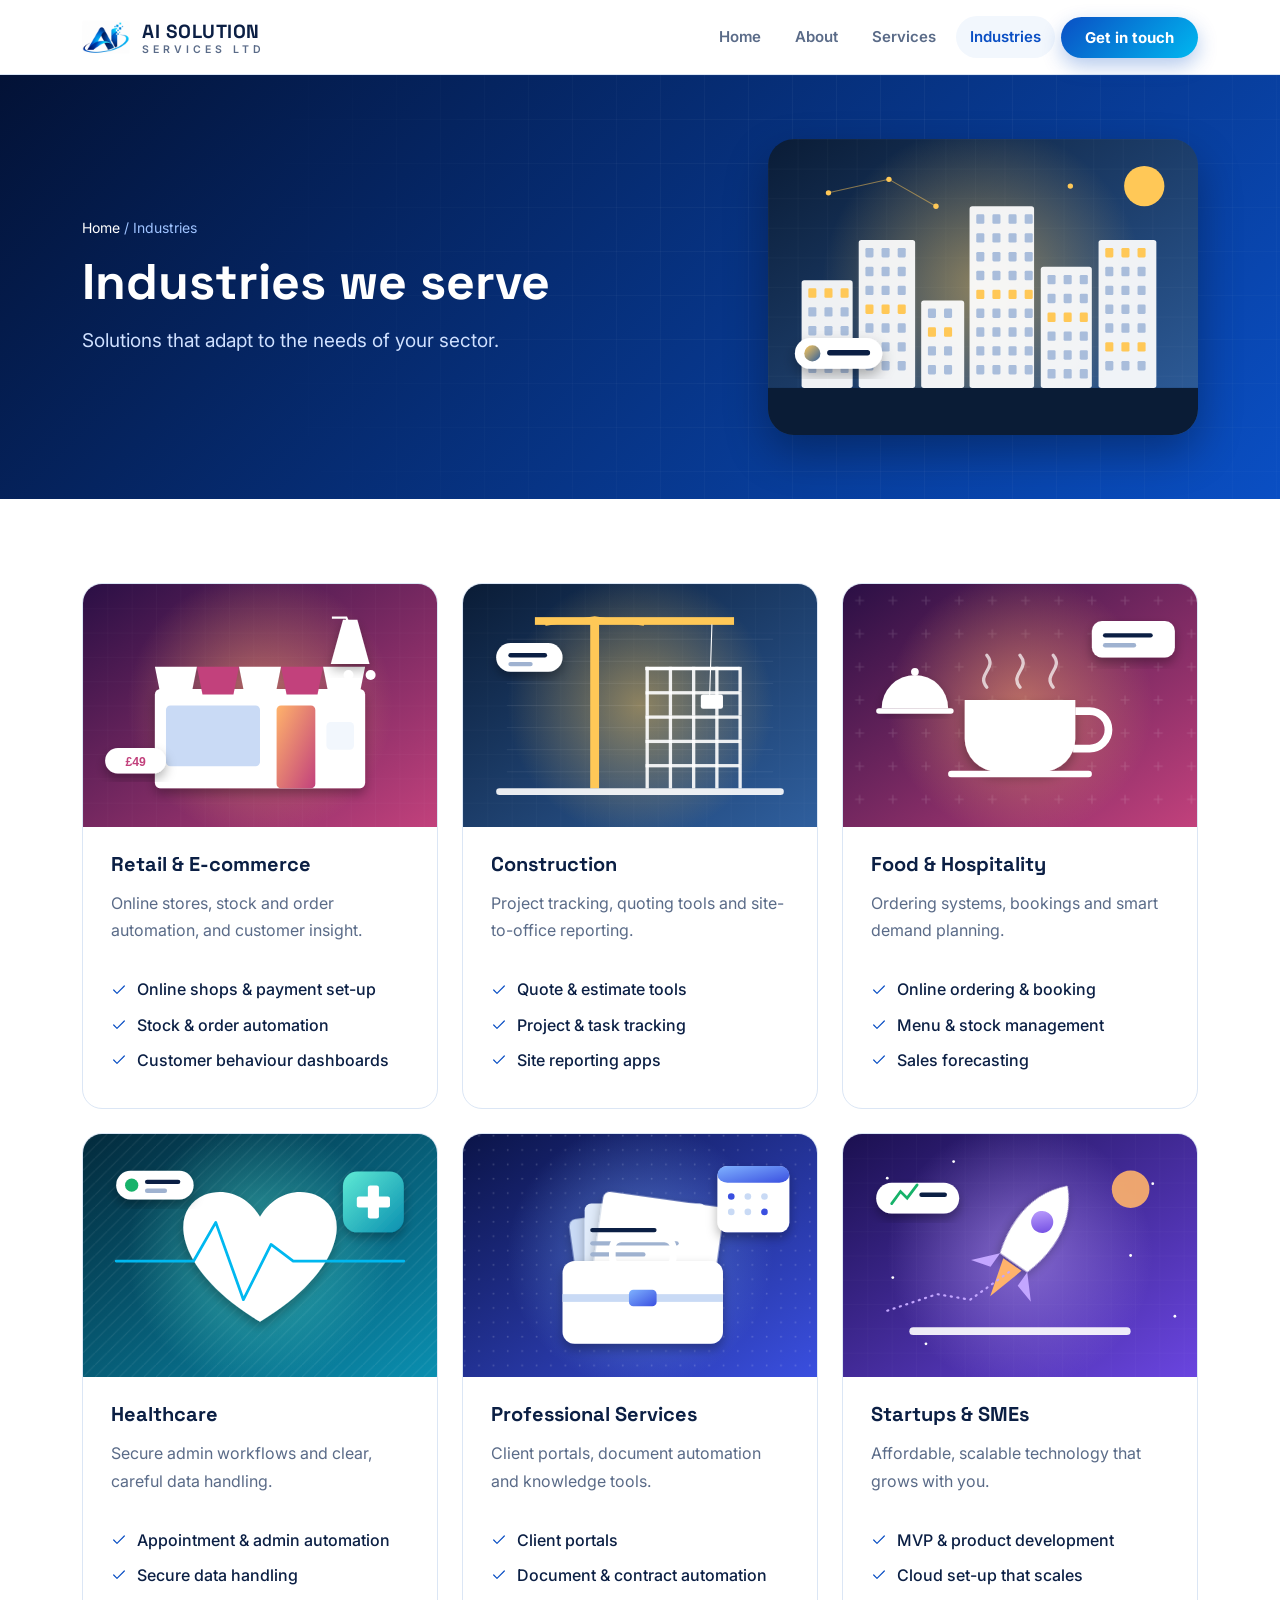
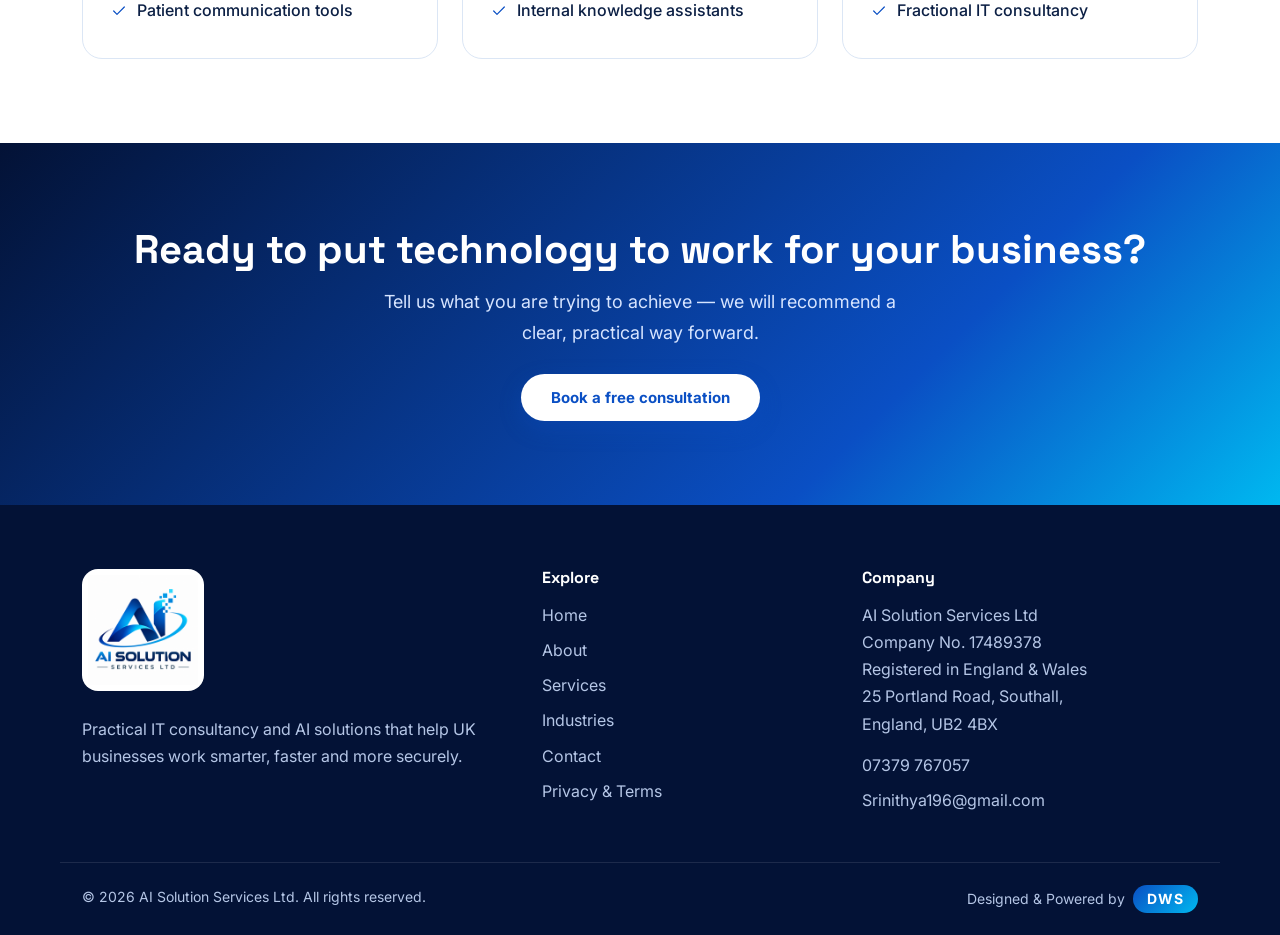
<file: industries/index.html>
<!DOCTYPE html>
<html lang="en-GB"><head><meta charset="utf-8"><meta name="viewport" content="width=device-width,initial-scale=1">
 
<title>Industries | AI Solution Services Ltd</title><meta name="description" content="Industries served by AI Solution Services Ltd."><link rel="canonical" href="https://aisolutionservicesltd.com/industries/"><meta property="og:url" content="https://aisolutionservicesltd.com/industries/"><meta property="og:type" content="website"><meta property="og:site_name" content="AI Solution Services Ltd"><meta name="theme-color" content="#041a45">
<meta property="og:title" content="Industries | AI Solution Services Ltd"><meta property="og:description" content="Industries served by AI Solution Services Ltd."><meta property="og:image" content="https://aisolutionservicesltd.com/images/logo.png">
 
<title>Industries | AI Solution Services Ltd</title><meta name="description" content="Industries served by AI Solution Services Ltd."><meta name="theme-color" content="#041a45">
<meta property="og:title" content="Industries | AI Solution Services Ltd"><meta property="og:description" content="Industries served by AI Solution Services Ltd."><meta property="og:image" content="../images/logo.png">
 
<link rel="icon" href="../favicon.ico"><link rel="icon" type="image/png" sizes="32x32" href="../images/favicon-32.png"><link rel="icon" type="image/png" sizes="192x192" href="../images/favicon-192.png"><link rel="apple-touch-icon" href="../images/apple-touch-icon.png">
<link rel="preconnect" href="https://fonts.googleapis.com"><link rel="preconnect" href="https://fonts.gstatic.com" crossorigin>
<link href="https://fonts.googleapis.com/css2?family=Inter:wght@400;500;600;700&family=Space+Grotesk:wght@500;700&display=swap" rel="stylesheet">
<link rel="stylesheet" href="../css/style.css"><noscript><style>.rv{opacity:1!important;transform:none!important}</style></noscript></head><body>
<header class="hd"><div class="w bar"><a class="brand" href="../"><img src="../images/logo-mark.png" alt="AI Solution Services Ltd logo"><span><b>AI SOLUTION</b><small>SERVICES LTD</small></span></a>
<nav id="nav"><a href="../">Home</a><a href="../about/">About</a><a href="../services/">Services</a><a href="../industries/" class="on" aria-current="page">Industries</a><a class="btn" href="../contact/">Get in touch</a></nav><button class="mb" id="mb" aria-label="Menu" aria-expanded="false" aria-controls="nav"><i></i><i></i><i></i></button></div></header>
<section class="ph"><div class="w ph-in"><div><p class="crumb"><a href="../">Home</a> / Industries</p><h1>Industries we serve</h1><p class="sub">Solutions that adapt to the needs of your sector.</p></div><img class="pimg" src="../images/industries.svg" alt="Industries we serve"></div></section><main><section class="sec"><div class="w"><div class="grid g3"><article class="card pic rv"><img src="../images/i-retail.svg" alt="Retail & E-commerce" loading="lazy"><div class="tx"><h3>Retail & E-commerce</h3><p>Online stores, stock and order automation, and customer insight.</p><ul class="ul"><li><svg class="ic " viewBox="0 0 24 24" fill="none" stroke="currentColor" stroke-width="1.8" stroke-linecap="round" stroke-linejoin="round" aria-hidden="true"><path d="M20 6L9 17l-5-5"/></svg> Online shops & payment set-up</li><li><svg class="ic " viewBox="0 0 24 24" fill="none" stroke="currentColor" stroke-width="1.8" stroke-linecap="round" stroke-linejoin="round" aria-hidden="true"><path d="M20 6L9 17l-5-5"/></svg> Stock & order automation</li><li><svg class="ic " viewBox="0 0 24 24" fill="none" stroke="currentColor" stroke-width="1.8" stroke-linecap="round" stroke-linejoin="round" aria-hidden="true"><path d="M20 6L9 17l-5-5"/></svg> Customer behaviour dashboards</li></ul></div></article><article class="card pic rv"><img src="../images/i-constr.svg" alt="Construction" loading="lazy"><div class="tx"><h3>Construction</h3><p>Project tracking, quoting tools and site-to-office reporting.</p><ul class="ul"><li><svg class="ic " viewBox="0 0 24 24" fill="none" stroke="currentColor" stroke-width="1.8" stroke-linecap="round" stroke-linejoin="round" aria-hidden="true"><path d="M20 6L9 17l-5-5"/></svg> Quote & estimate tools</li><li><svg class="ic " viewBox="0 0 24 24" fill="none" stroke="currentColor" stroke-width="1.8" stroke-linecap="round" stroke-linejoin="round" aria-hidden="true"><path d="M20 6L9 17l-5-5"/></svg> Project & task tracking</li><li><svg class="ic " viewBox="0 0 24 24" fill="none" stroke="currentColor" stroke-width="1.8" stroke-linecap="round" stroke-linejoin="round" aria-hidden="true"><path d="M20 6L9 17l-5-5"/></svg> Site reporting apps</li></ul></div></article><article class="card pic rv"><img src="../images/i-hosp.svg" alt="Food & Hospitality" loading="lazy"><div class="tx"><h3>Food & Hospitality</h3><p>Ordering systems, bookings and smart demand planning.</p><ul class="ul"><li><svg class="ic " viewBox="0 0 24 24" fill="none" stroke="currentColor" stroke-width="1.8" stroke-linecap="round" stroke-linejoin="round" aria-hidden="true"><path d="M20 6L9 17l-5-5"/></svg> Online ordering & booking</li><li><svg class="ic " viewBox="0 0 24 24" fill="none" stroke="currentColor" stroke-width="1.8" stroke-linecap="round" stroke-linejoin="round" aria-hidden="true"><path d="M20 6L9 17l-5-5"/></svg> Menu & stock management</li><li><svg class="ic " viewBox="0 0 24 24" fill="none" stroke="currentColor" stroke-width="1.8" stroke-linecap="round" stroke-linejoin="round" aria-hidden="true"><path d="M20 6L9 17l-5-5"/></svg> Sales forecasting</li></ul></div></article><article class="card pic rv"><img src="../images/i-health.svg" alt="Healthcare" loading="lazy"><div class="tx"><h3>Healthcare</h3><p>Secure admin workflows and clear, careful data handling.</p><ul class="ul"><li><svg class="ic " viewBox="0 0 24 24" fill="none" stroke="currentColor" stroke-width="1.8" stroke-linecap="round" stroke-linejoin="round" aria-hidden="true"><path d="M20 6L9 17l-5-5"/></svg> Appointment & admin automation</li><li><svg class="ic " viewBox="0 0 24 24" fill="none" stroke="currentColor" stroke-width="1.8" stroke-linecap="round" stroke-linejoin="round" aria-hidden="true"><path d="M20 6L9 17l-5-5"/></svg> Secure data handling</li><li><svg class="ic " viewBox="0 0 24 24" fill="none" stroke="currentColor" stroke-width="1.8" stroke-linecap="round" stroke-linejoin="round" aria-hidden="true"><path d="M20 6L9 17l-5-5"/></svg> Patient communication tools</li></ul></div></article><article class="card pic rv"><img src="../images/i-prof.svg" alt="Professional Services" loading="lazy"><div class="tx"><h3>Professional Services</h3><p>Client portals, document automation and knowledge tools.</p><ul class="ul"><li><svg class="ic " viewBox="0 0 24 24" fill="none" stroke="currentColor" stroke-width="1.8" stroke-linecap="round" stroke-linejoin="round" aria-hidden="true"><path d="M20 6L9 17l-5-5"/></svg> Client portals</li><li><svg class="ic " viewBox="0 0 24 24" fill="none" stroke="currentColor" stroke-width="1.8" stroke-linecap="round" stroke-linejoin="round" aria-hidden="true"><path d="M20 6L9 17l-5-5"/></svg> Document & contract automation</li><li><svg class="ic " viewBox="0 0 24 24" fill="none" stroke="currentColor" stroke-width="1.8" stroke-linecap="round" stroke-linejoin="round" aria-hidden="true"><path d="M20 6L9 17l-5-5"/></svg> Internal knowledge assistants</li></ul></div></article><article class="card pic rv"><img src="../images/i-start.svg" alt="Startups & SMEs" loading="lazy"><div class="tx"><h3>Startups & SMEs</h3><p>Affordable, scalable technology that grows with you.</p><ul class="ul"><li><svg class="ic " viewBox="0 0 24 24" fill="none" stroke="currentColor" stroke-width="1.8" stroke-linecap="round" stroke-linejoin="round" aria-hidden="true"><path d="M20 6L9 17l-5-5"/></svg> MVP & product development</li><li><svg class="ic " viewBox="0 0 24 24" fill="none" stroke="currentColor" stroke-width="1.8" stroke-linecap="round" stroke-linejoin="round" aria-hidden="true"><path d="M20 6L9 17l-5-5"/></svg> Cloud set-up that scales</li><li><svg class="ic " viewBox="0 0 24 24" fill="none" stroke="currentColor" stroke-width="1.8" stroke-linecap="round" stroke-linejoin="round" aria-hidden="true"><path d="M20 6L9 17l-5-5"/></svg> Fractional IT consultancy</li></ul></div></article></div></div></section><section class="cta"><div class="w rv"><h2>Ready to put technology to work for your business?</h2><p>Tell us what you are trying to achieve — we will recommend a clear, practical way forward.</p><a class="btn wh" href="../contact/">Book a free consultation</a></div></section></main>
<footer class="ft"><div class="w fg"><div><div class="lt"><img src="../images/logo.png" alt="AI Solution Services Ltd"></div><p>Practical IT consultancy and AI solutions that help UK businesses work smarter, faster and more securely.</p></div>
<div><h4>Explore</h4><a href="../">Home</a><a href="../about/">About</a><a href="../services/">Services</a><a href="../industries/">Industries</a><a href="../contact/">Contact</a><a href="../privacy/">Privacy &amp; Terms</a></div>
 
 <div><h4>Company</h4><p>AI Solution Services Ltd<br>Company No. 17489378<br>Registered in England &amp; Wales<br>25 Portland Road, Southall,<br>England, UB2 4BX</p> <a href="tel:+447379767057">07379 767057</a><a href="mailto:Srinithya196@gmail.com">Srinithya196@gmail.com</a></div></div>
 
<div class="w cp"><span>© <span id="yr">2026</span> AI Solution Services Ltd. All rights reserved.</span><span>Designed &amp; Powered by <a class="dws" href="https://dharmawebservice.in" target="_blank" rel="noopener" title="Dharma Web Service">DWS</a></span></div></footer>
<script src="../js/main.js"></script></body></html>
</file>
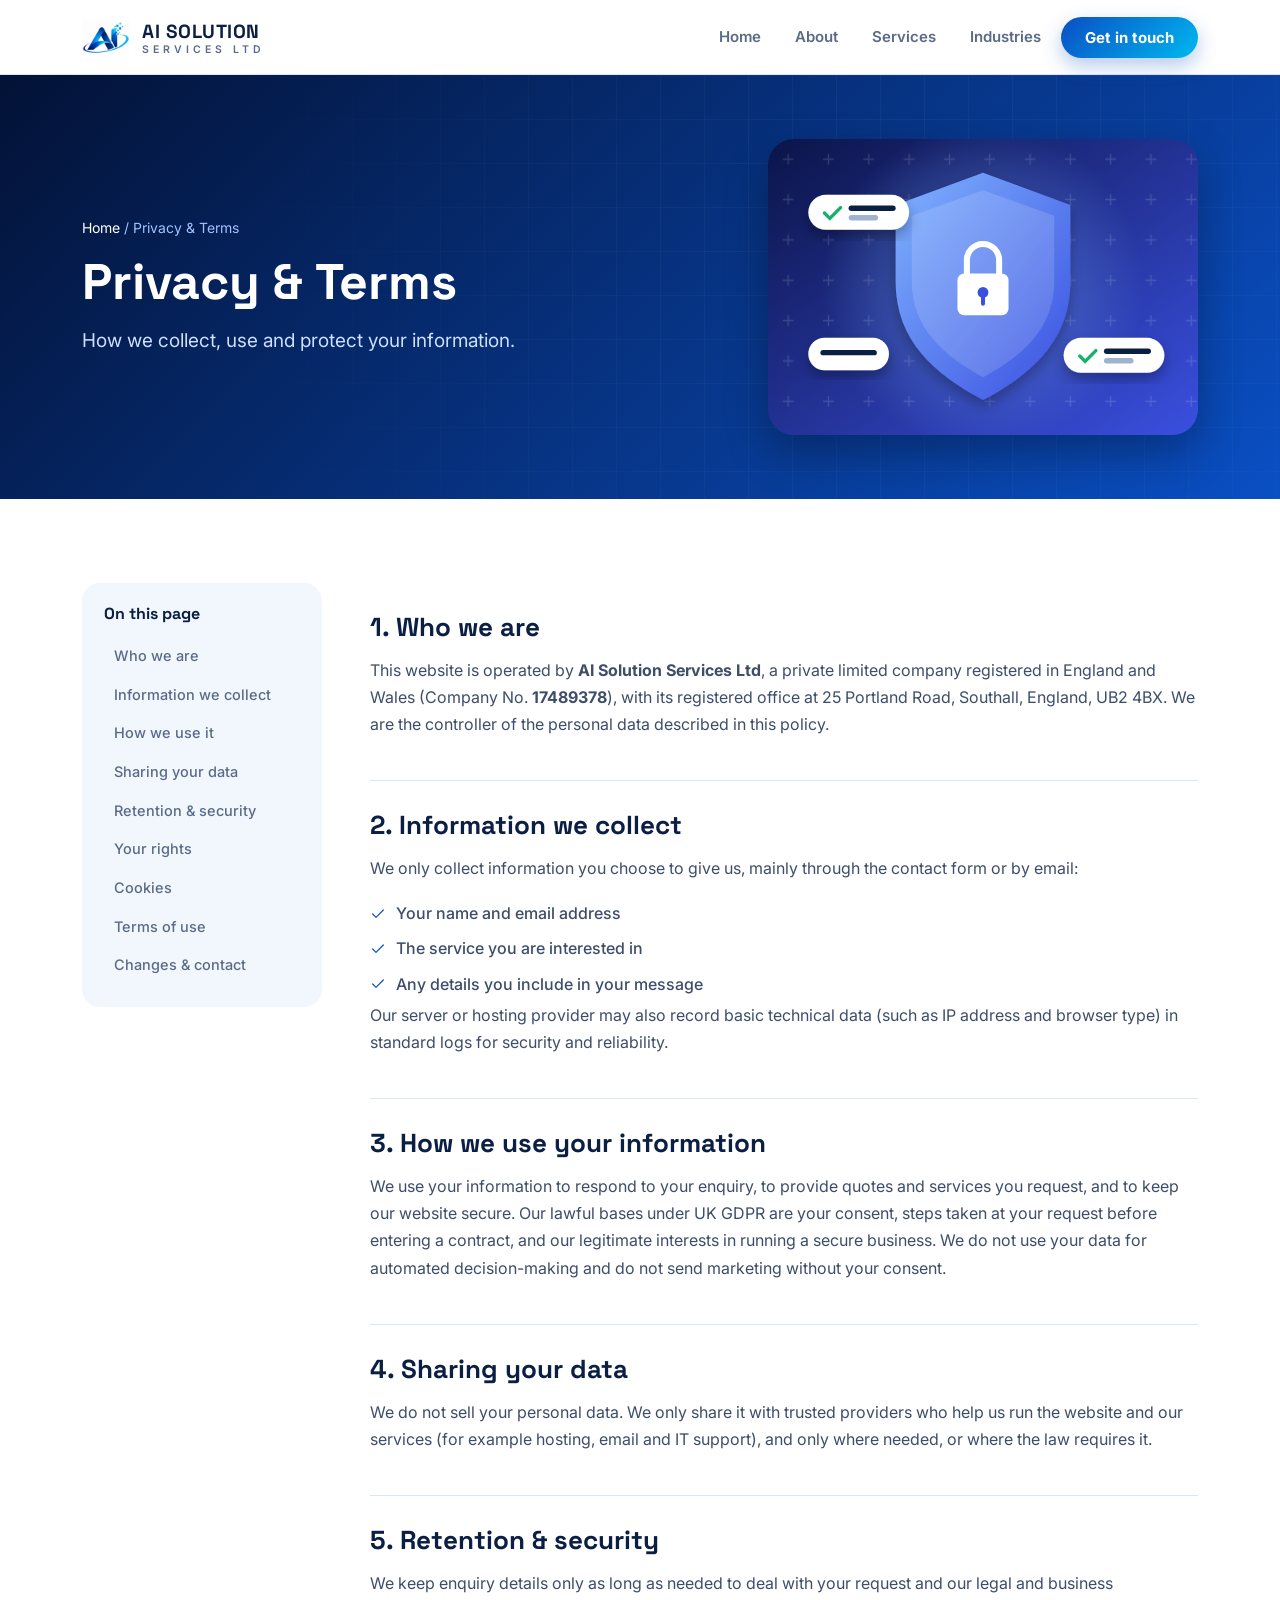
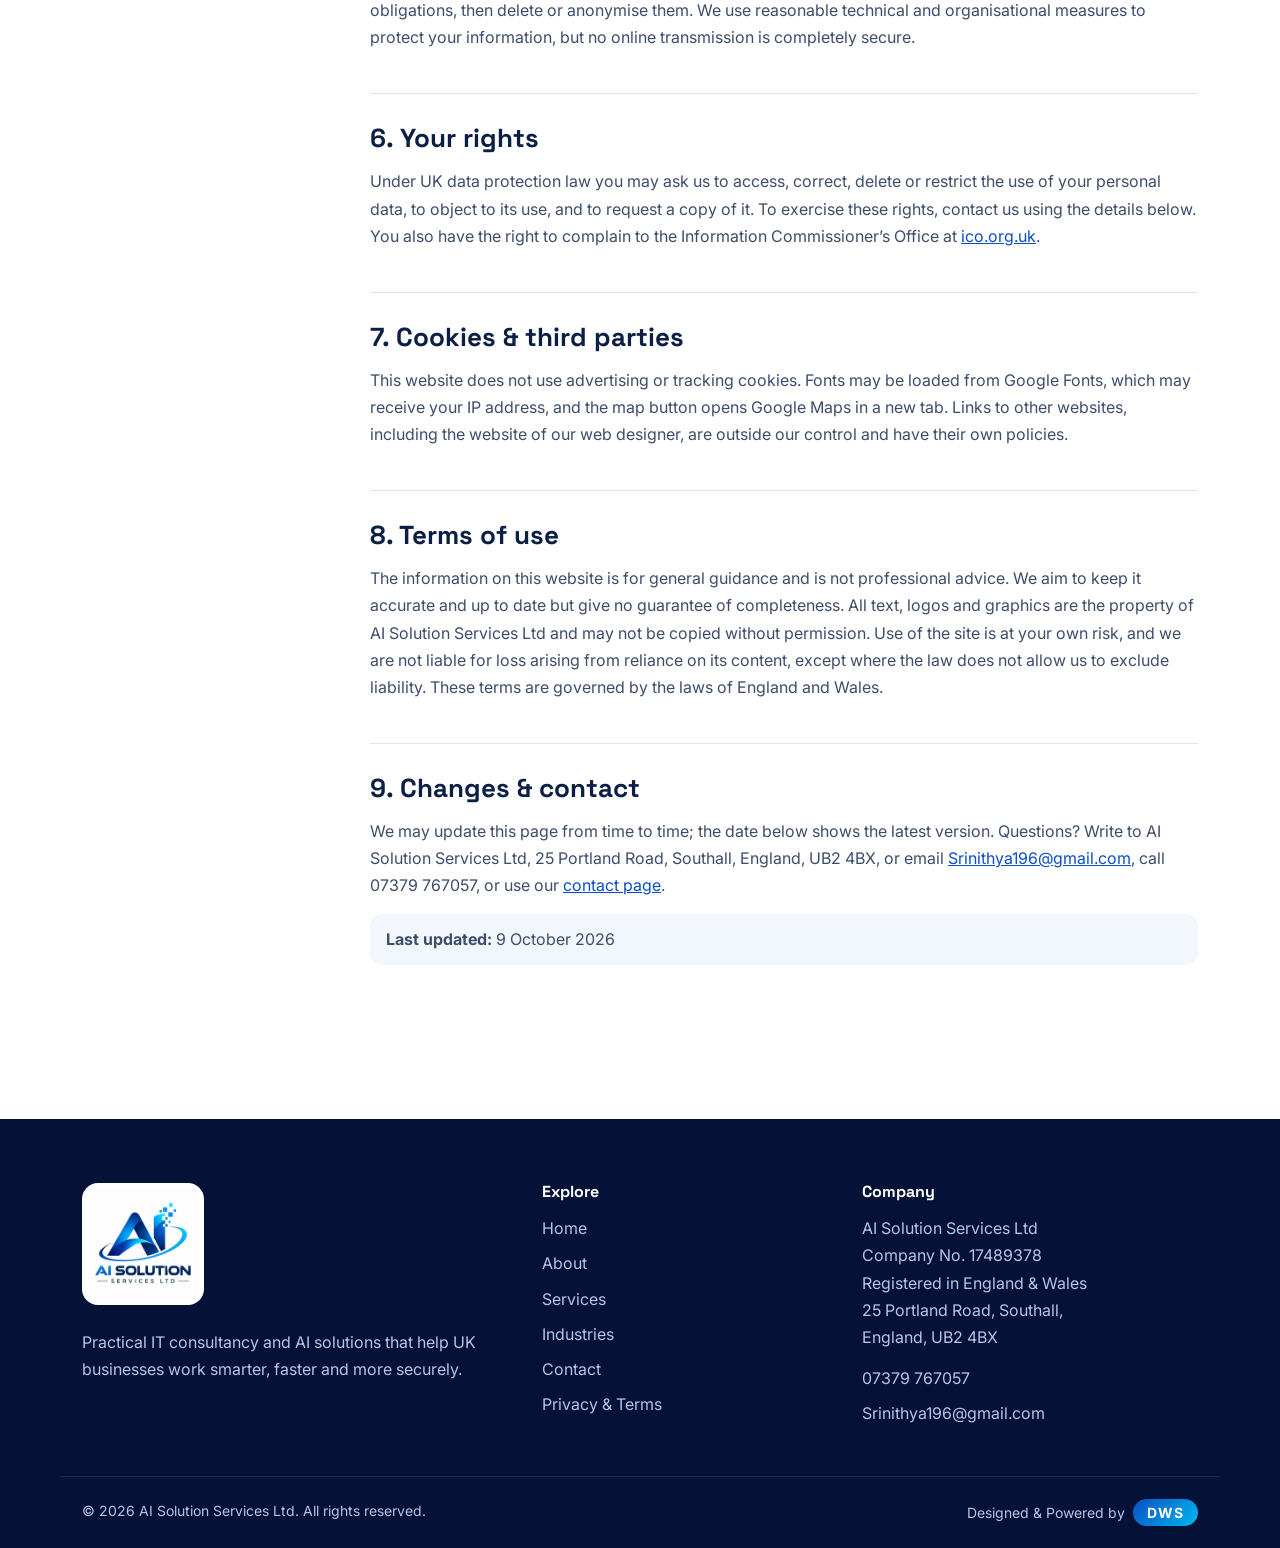
<file: privacy/index.html>
<!DOCTYPE html>
<html lang="en-GB"><head><meta charset="utf-8"><meta name="viewport" content="width=device-width,initial-scale=1">
 
<title>Privacy & Terms | AI Solution Services Ltd</title><meta name="description" content="Privacy policy and terms of use of AI Solution Services Ltd."><link rel="canonical" href="https://aisolutionservicesltd.com/privacy/"><meta property="og:url" content="https://aisolutionservicesltd.com/privacy/"><meta property="og:type" content="website"><meta property="og:site_name" content="AI Solution Services Ltd"><meta name="theme-color" content="#041a45">
<meta property="og:title" content="Privacy & Terms | AI Solution Services Ltd"><meta property="og:description" content="Privacy policy and terms of use of AI Solution Services Ltd."><meta property="og:image" content="https://aisolutionservicesltd.com/images/logo.png">
 
<title>Privacy & Terms | AI Solution Services Ltd</title><meta name="description" content="Privacy policy and terms of use of AI Solution Services Ltd."><meta name="theme-color" content="#041a45">
<meta property="og:title" content="Privacy & Terms | AI Solution Services Ltd"><meta property="og:description" content="Privacy policy and terms of use of AI Solution Services Ltd."><meta property="og:image" content="../images/logo.png">
 
<link rel="icon" href="../favicon.ico"><link rel="icon" type="image/png" sizes="32x32" href="../images/favicon-32.png"><link rel="icon" type="image/png" sizes="192x192" href="../images/favicon-192.png"><link rel="apple-touch-icon" href="../images/apple-touch-icon.png">
<link rel="preconnect" href="https://fonts.googleapis.com"><link rel="preconnect" href="https://fonts.gstatic.com" crossorigin>
<link href="https://fonts.googleapis.com/css2?family=Inter:wght@400;500;600;700&family=Space+Grotesk:wght@500;700&display=swap" rel="stylesheet">
<link rel="stylesheet" href="../css/style.css"><noscript><style>.rv{opacity:1!important;transform:none!important}</style></noscript></head><body>
<header class="hd"><div class="w bar"><a class="brand" href="../"><img src="../images/logo-mark.png" alt="AI Solution Services Ltd logo"><span><b>AI SOLUTION</b><small>SERVICES LTD</small></span></a>
<nav id="nav"><a href="../">Home</a><a href="../about/">About</a><a href="../services/">Services</a><a href="../industries/">Industries</a><a class="btn" href="../contact/">Get in touch</a></nav><button class="mb" id="mb" aria-label="Menu" aria-expanded="false" aria-controls="nav"><i></i><i></i><i></i></button></div></header>
<section class="ph"><div class="w ph-in"><div><p class="crumb"><a href="../">Home</a> / Privacy &amp; Terms</p><h1>Privacy &amp; Terms</h1><p class="sub">How we collect, use and protect your information.</p></div><img class="pimg" src="../images/privacy.svg" alt="Privacy &amp; Terms"></div></section><main><section class="sec"><div class="w pgrid"><aside class="toc"><h4>On this page</h4><a href="#who">Who we are</a><a href="#collect">Information we collect</a><a href="#use">How we use it</a><a href="#share">Sharing your data</a><a href="#keep">Retention & security</a><a href="#rights">Your rights</a><a href="#cookies">Cookies</a><a href="#terms">Terms of use</a><a href="#changes">Changes & contact</a></aside><div class="prose"><section id="who" class="pv rv"><h2>1. Who we are</h2><p>This website is operated by <b>AI Solution Services Ltd</b>, a private limited company registered in England and Wales (Company No. <b>17489378</b>), with its registered office at 25 Portland Road, Southall, England, UB2 4BX. We are the controller of the personal data described in this policy.</p></section><section id="collect" class="pv rv"><h2>2. Information we collect</h2><p>We only collect information you choose to give us, mainly through the contact form or by email:</p><ul class="ul"><li><svg class="ic " viewBox="0 0 24 24" fill="none" stroke="currentColor" stroke-width="1.8" stroke-linecap="round" stroke-linejoin="round" aria-hidden="true"><path d="M20 6L9 17l-5-5"/></svg> Your name and email address</li><li><svg class="ic " viewBox="0 0 24 24" fill="none" stroke="currentColor" stroke-width="1.8" stroke-linecap="round" stroke-linejoin="round" aria-hidden="true"><path d="M20 6L9 17l-5-5"/></svg> The service you are interested in</li><li><svg class="ic " viewBox="0 0 24 24" fill="none" stroke="currentColor" stroke-width="1.8" stroke-linecap="round" stroke-linejoin="round" aria-hidden="true"><path d="M20 6L9 17l-5-5"/></svg> Any details you include in your message</li></ul><p>Our server or hosting provider may also record basic technical data (such as IP address and browser type) in standard logs for security and reliability.</p></section><section id="use" class="pv rv"><h2>3. How we use your information</h2><p>We use your information to respond to your enquiry, to provide quotes and services you request, and to keep our website secure. Our lawful bases under UK GDPR are your consent, steps taken at your request before entering a contract, and our legitimate interests in running a secure business. We do not use your data for automated decision-making and do not send marketing without your consent.</p></section><section id="share" class="pv rv"><h2>4. Sharing your data</h2><p>We do not sell your personal data. We only share it with trusted providers who help us run the website and our services (for example hosting, email and IT support), and only where needed, or where the law requires it.</p></section><section id="keep" class="pv rv"><h2>5. Retention &amp; security</h2><p>We keep enquiry details only as long as needed to deal with your request and our legal and business obligations, then delete or anonymise them. We use reasonable technical and organisational measures to protect your information, but no online transmission is completely secure.</p></section><section id="rights" class="pv rv"><h2>6. Your rights</h2><p>Under UK data protection law you may ask us to access, correct, delete or restrict the use of your personal data, to object to its use, and to request a copy of it. To exercise these rights, contact us using the details below. You also have the right to complain to the Information Commissioner’s Office at <a href="https://ico.org.uk" target="_blank" rel="noopener">ico.org.uk</a>.</p></section><section id="cookies" class="pv rv"><h2>7. Cookies &amp; third parties</h2><p>This website does not use advertising or tracking cookies. Fonts may be loaded from Google Fonts, which may receive your IP address, and the map button opens Google Maps in a new tab. Links to other websites, including the website of our web designer, are outside our control and have their own policies.</p></section><section id="terms" class="pv rv"><h2>8. Terms of use</h2><p>The information on this website is for general guidance and is not professional advice. We aim to keep it accurate and up to date but give no guarantee of completeness. All text, logos and graphics are the property of AI Solution Services Ltd and may not be copied without permission. Use of the site is at your own risk, and we are not liable for loss arising from reliance on its content, except where the law does not allow us to exclude liability. These terms are governed by the laws of England and Wales.</p></section><section id="changes" class="pv rv"><h2>9. Changes &amp; contact</h2><p>We may update this page from time to time; the date below shows the latest version. Questions? Write to AI Solution Services Ltd, 25 Portland Road, Southall, England, UB2 4BX, or email <a href="mailto:Srinithya196@gmail.com">Srinithya196@gmail.com</a>, call 07379 767057, or use our <a href="../contact/">contact page</a>.</p><p class="upd"><b>Last updated:</b> 9 October 2026</p></section></div></div></section></main>
<footer class="ft"><div class="w fg"><div><div class="lt"><img src="../images/logo.png" alt="AI Solution Services Ltd"></div><p>Practical IT consultancy and AI solutions that help UK businesses work smarter, faster and more securely.</p></div>
<div><h4>Explore</h4><a href="../">Home</a><a href="../about/">About</a><a href="../services/">Services</a><a href="../industries/">Industries</a><a href="../contact/">Contact</a><a href="../privacy/">Privacy &amp; Terms</a></div>
 
 <div><h4>Company</h4><p>AI Solution Services Ltd<br>Company No. 17489378<br>Registered in England &amp; Wales<br>25 Portland Road, Southall,<br>England, UB2 4BX</p> <a href="tel:+447379767057">07379 767057</a><a href="mailto:Srinithya196@gmail.com">Srinithya196@gmail.com</a></div></div>
 
<div class="w cp"><span>© <span id="yr">2026</span> AI Solution Services Ltd. All rights reserved.</span><span>Designed &amp; Powered by <a class="dws" href="https://dharmawebservice.in" target="_blank" rel="noopener" title="Dharma Web Service">DWS</a></span></div></footer>
<script src="../js/main.js"></script></body></html>
</file>
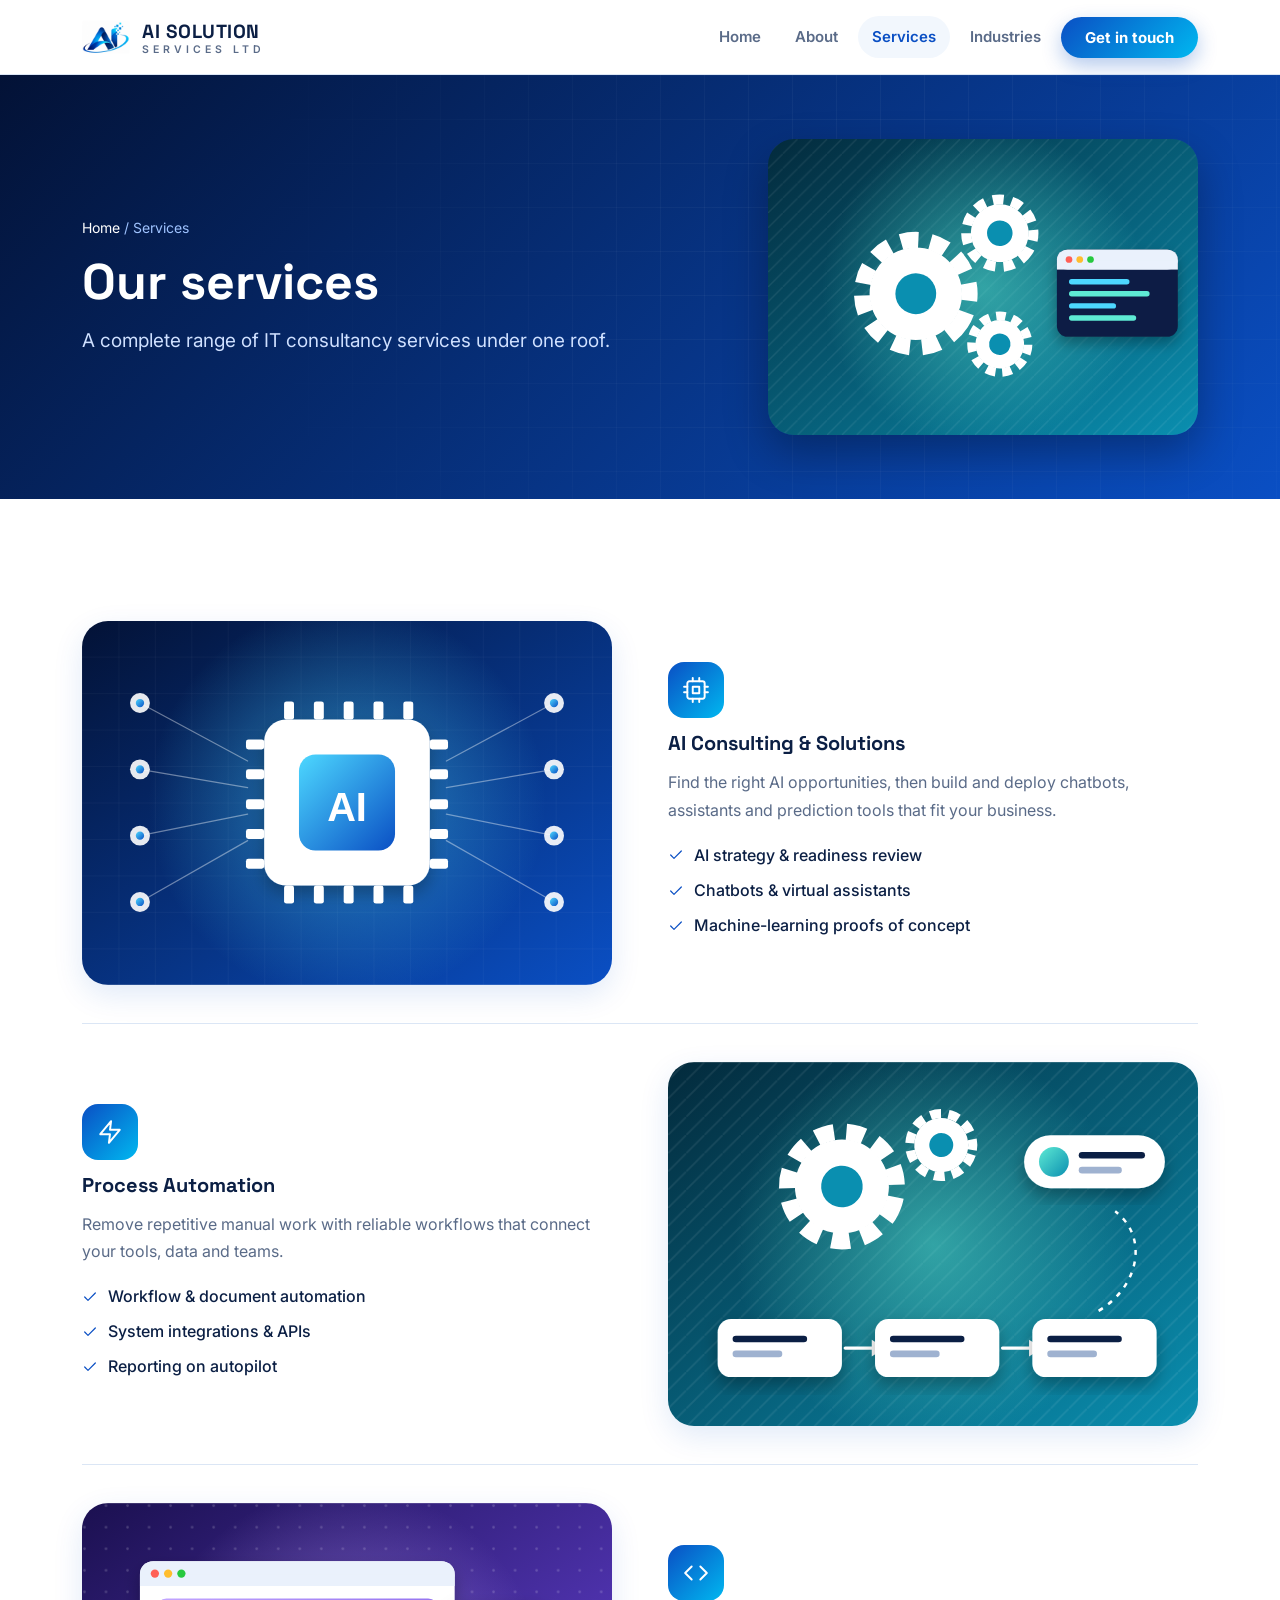
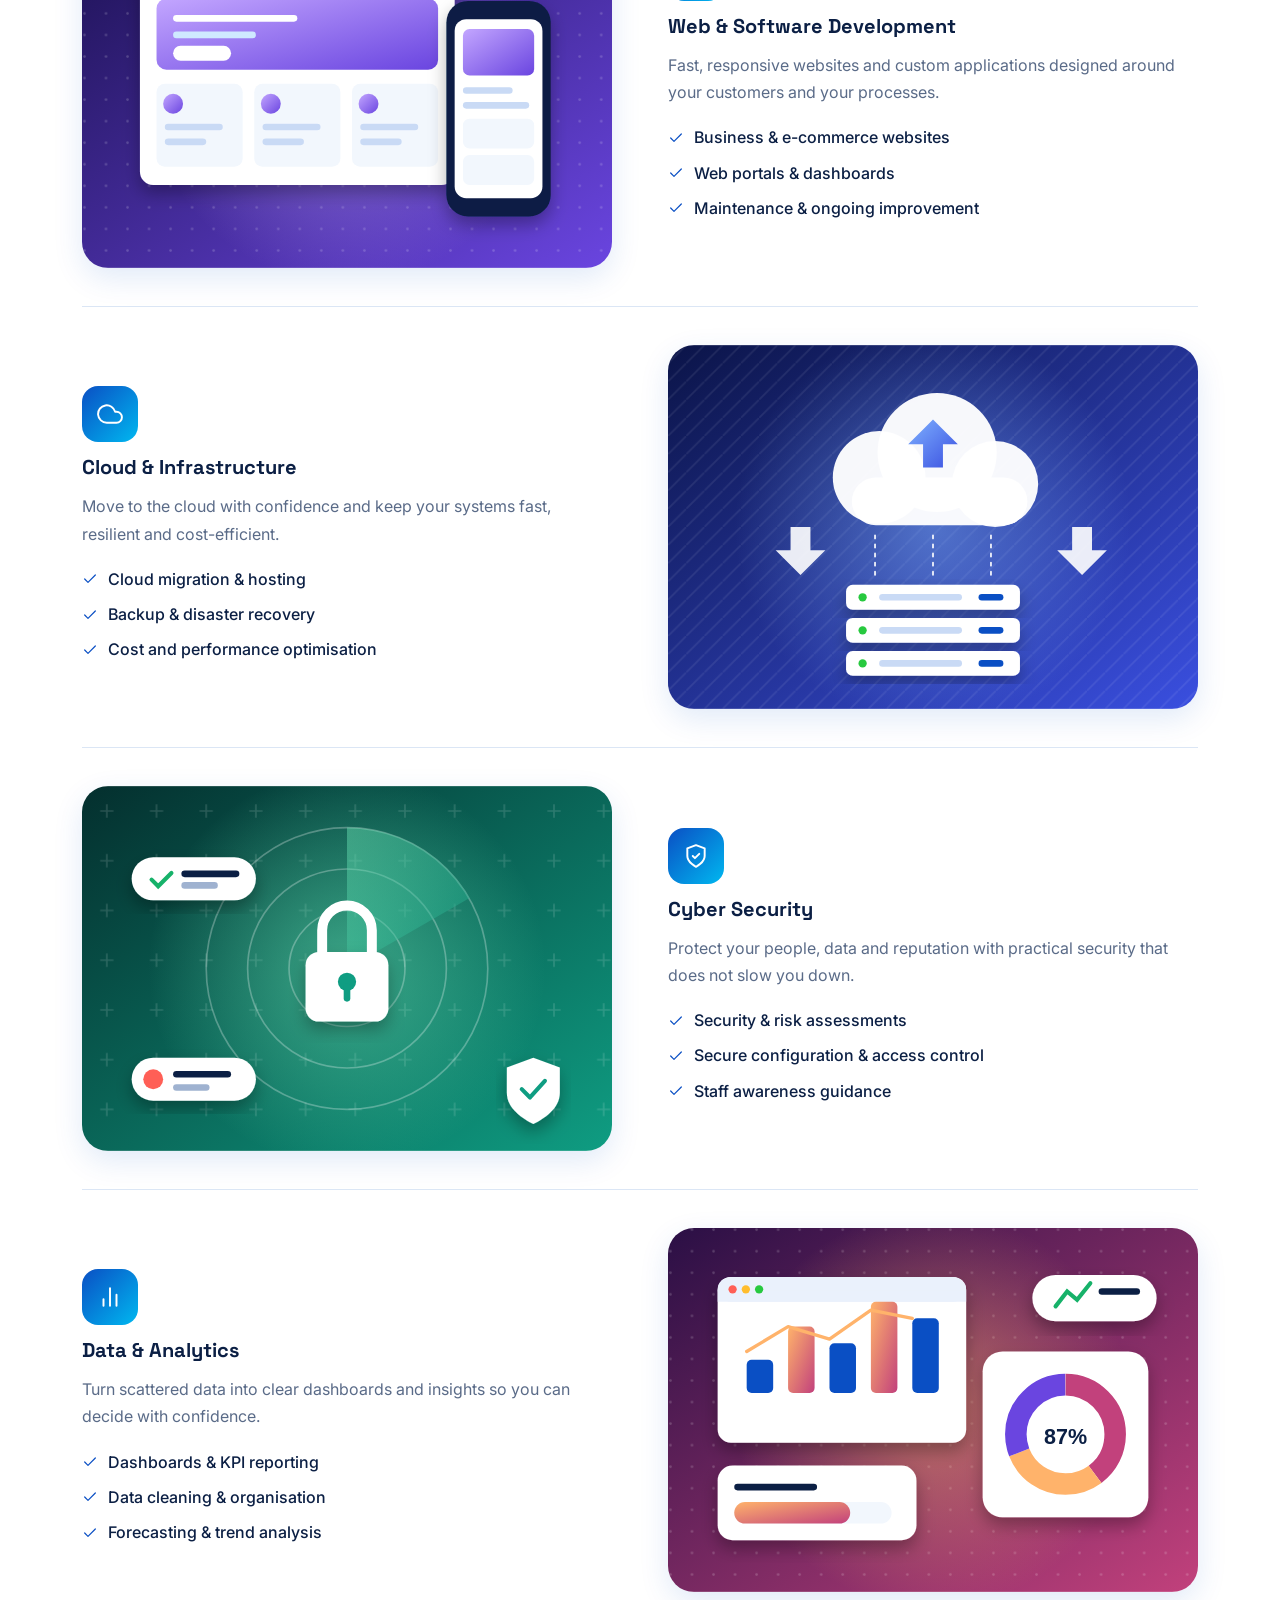
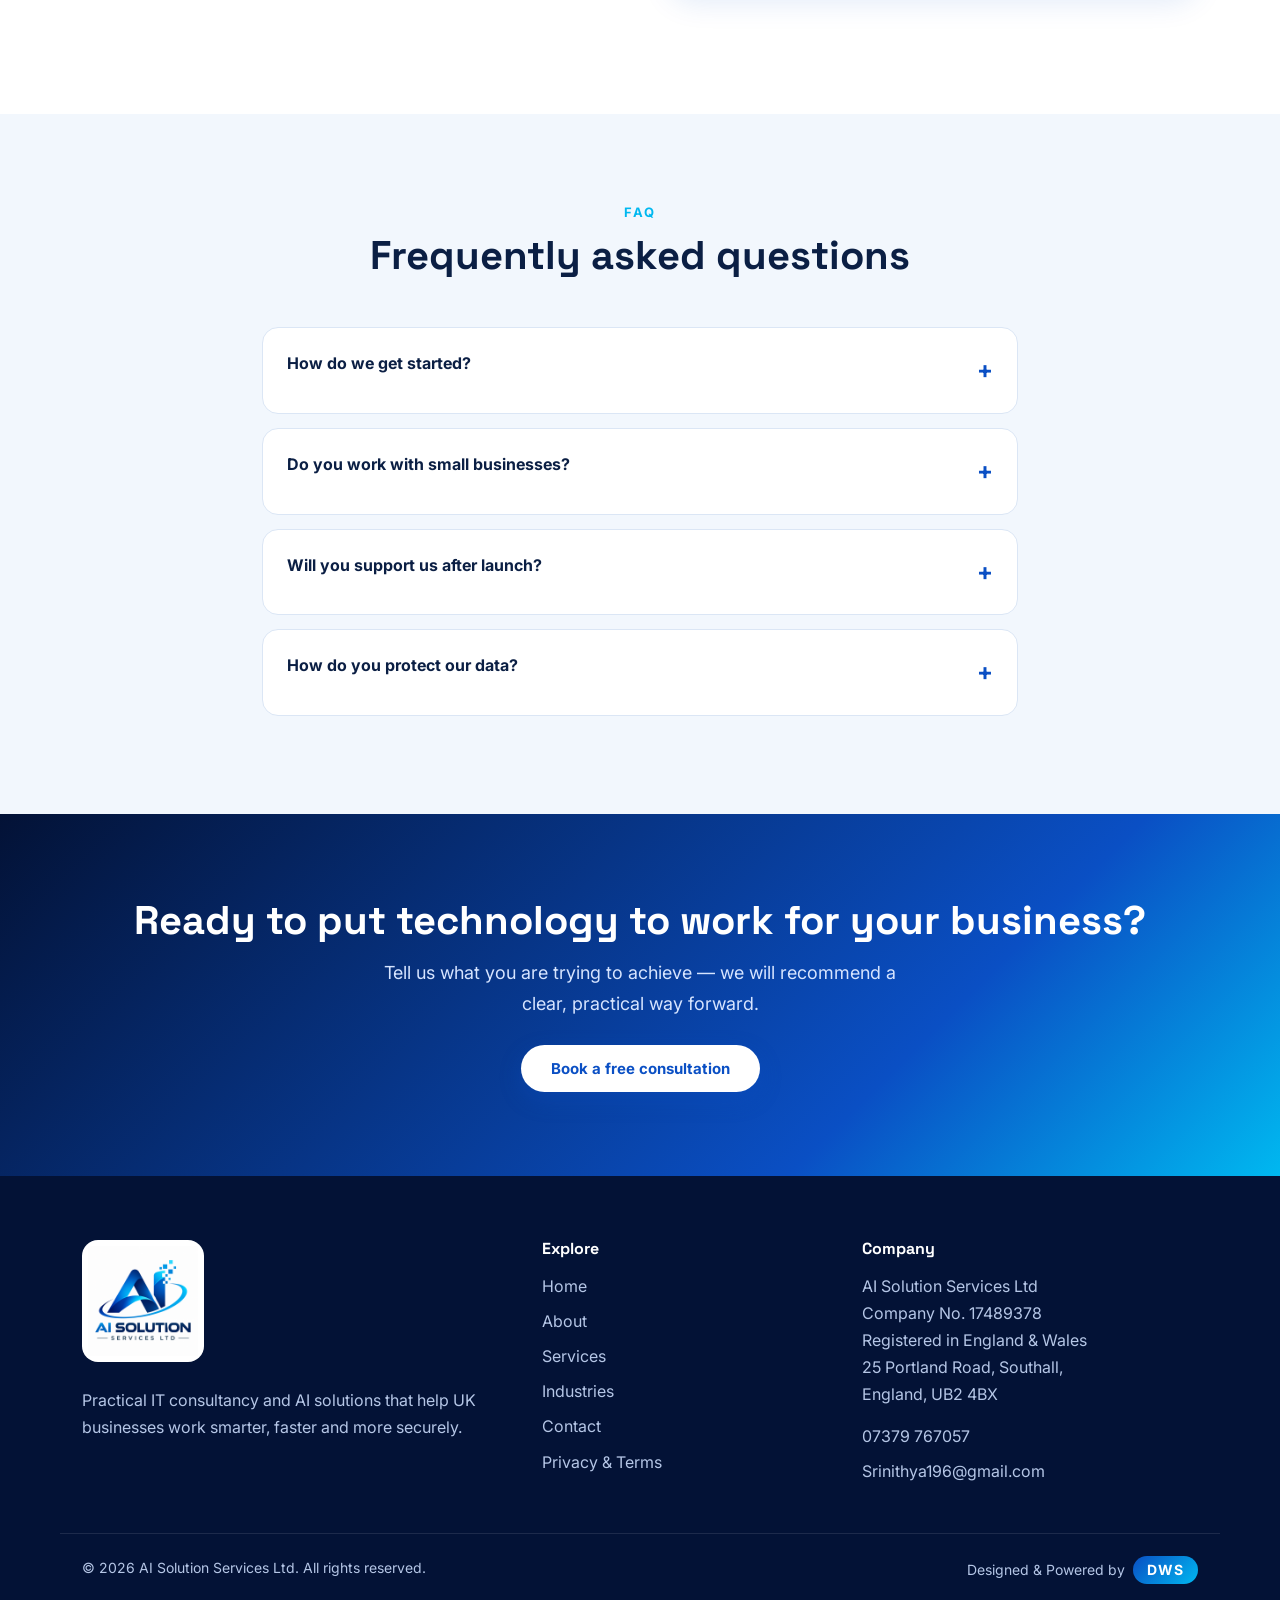
<file: services/index.html>
<!DOCTYPE html>
<html lang="en-GB"><head><meta charset="utf-8"><meta name="viewport" content="width=device-width,initial-scale=1">
 
<title>Our Services | AI Solution Services Ltd</title><meta name="description" content="AI consulting, automation, web development, cloud, security and analytics services from AI Solution Services Ltd."><link rel="canonical" href="https://aisolutionservicesltd.com/services/"><meta property="og:url" content="https://aisolutionservicesltd.com/services/"><meta property="og:type" content="website"><meta property="og:site_name" content="AI Solution Services Ltd"><meta name="theme-color" content="#041a45">
<meta property="og:title" content="Our Services | AI Solution Services Ltd"><meta property="og:description" content="AI consulting, automation, web development, cloud, security and analytics services from AI Solution Services Ltd."><meta property="og:image" content="https://aisolutionservicesltd.com/images/logo.png">
 
<title>Our Services | AI Solution Services Ltd</title><meta name="description" content="AI consulting, automation, web development, cloud, security and analytics services from AI Solution Services Ltd."><meta name="theme-color" content="#041a45">
<meta property="og:title" content="Our Services | AI Solution Services Ltd"><meta property="og:description" content="AI consulting, automation, web development, cloud, security and analytics services from AI Solution Services Ltd."><meta property="og:image" content="../images/logo.png">
 
<link rel="icon" href="../favicon.ico"><link rel="icon" type="image/png" sizes="32x32" href="../images/favicon-32.png"><link rel="icon" type="image/png" sizes="192x192" href="../images/favicon-192.png"><link rel="apple-touch-icon" href="../images/apple-touch-icon.png">
<link rel="preconnect" href="https://fonts.googleapis.com"><link rel="preconnect" href="https://fonts.gstatic.com" crossorigin>
<link href="https://fonts.googleapis.com/css2?family=Inter:wght@400;500;600;700&family=Space+Grotesk:wght@500;700&display=swap" rel="stylesheet">
<link rel="stylesheet" href="../css/style.css"><noscript><style>.rv{opacity:1!important;transform:none!important}</style></noscript></head><body>
<header class="hd"><div class="w bar"><a class="brand" href="../"><img src="../images/logo-mark.png" alt="AI Solution Services Ltd logo"><span><b>AI SOLUTION</b><small>SERVICES LTD</small></span></a>
<nav id="nav"><a href="../">Home</a><a href="../about/">About</a><a href="../services/" class="on" aria-current="page">Services</a><a href="../industries/">Industries</a><a class="btn" href="../contact/">Get in touch</a></nav><button class="mb" id="mb" aria-label="Menu" aria-expanded="false" aria-controls="nav"><i></i><i></i><i></i></button></div></header>
<section class="ph"><div class="w ph-in"><div><p class="crumb"><a href="../">Home</a> / Services</p><h1>Our services</h1><p class="sub">A complete range of IT consultancy services under one roof.</p></div><img class="pimg" src="../images/services.svg" alt="Our services"></div></section><main><section class="sec"><div class="w"><div class="sr rv"><img class="shot" src="../images/s-ai.svg" alt="AI Consulting & Solutions" loading="lazy"><div><div class="ib"><svg class="ic " viewBox="0 0 24 24" fill="none" stroke="currentColor" stroke-width="1.8" stroke-linecap="round" stroke-linejoin="round" aria-hidden="true"><rect x="4" y="4" width="16" height="16" rx="2"/><rect x="9" y="9" width="6" height="6"/><path d="M9 1v3M15 1v3M9 20v3M15 20v3M20 9h3M20 14h3M1 9h3M1 14h3"/></svg></div><h3>AI Consulting & Solutions</h3><p>Find the right AI opportunities, then build and deploy chatbots, assistants and prediction tools that fit your business.</p><ul class="ul"><li><svg class="ic " viewBox="0 0 24 24" fill="none" stroke="currentColor" stroke-width="1.8" stroke-linecap="round" stroke-linejoin="round" aria-hidden="true"><path d="M20 6L9 17l-5-5"/></svg> AI strategy & readiness review</li><li><svg class="ic " viewBox="0 0 24 24" fill="none" stroke="currentColor" stroke-width="1.8" stroke-linecap="round" stroke-linejoin="round" aria-hidden="true"><path d="M20 6L9 17l-5-5"/></svg> Chatbots & virtual assistants</li><li><svg class="ic " viewBox="0 0 24 24" fill="none" stroke="currentColor" stroke-width="1.8" stroke-linecap="round" stroke-linejoin="round" aria-hidden="true"><path d="M20 6L9 17l-5-5"/></svg> Machine-learning proofs of concept</li></ul></div></div><div class="sr rv rev"><img class="shot" src="../images/s-auto.svg" alt="Process Automation" loading="lazy"><div><div class="ib"><svg class="ic " viewBox="0 0 24 24" fill="none" stroke="currentColor" stroke-width="1.8" stroke-linecap="round" stroke-linejoin="round" aria-hidden="true"><polygon points="13 2 3 14 12 14 11 22 21 10 12 10 13 2"/></svg></div><h3>Process Automation</h3><p>Remove repetitive manual work with reliable workflows that connect your tools, data and teams.</p><ul class="ul"><li><svg class="ic " viewBox="0 0 24 24" fill="none" stroke="currentColor" stroke-width="1.8" stroke-linecap="round" stroke-linejoin="round" aria-hidden="true"><path d="M20 6L9 17l-5-5"/></svg> Workflow & document automation</li><li><svg class="ic " viewBox="0 0 24 24" fill="none" stroke="currentColor" stroke-width="1.8" stroke-linecap="round" stroke-linejoin="round" aria-hidden="true"><path d="M20 6L9 17l-5-5"/></svg> System integrations & APIs</li><li><svg class="ic " viewBox="0 0 24 24" fill="none" stroke="currentColor" stroke-width="1.8" stroke-linecap="round" stroke-linejoin="round" aria-hidden="true"><path d="M20 6L9 17l-5-5"/></svg> Reporting on autopilot</li></ul></div></div><div class="sr rv"><img class="shot" src="../images/s-web.svg" alt="Web & Software Development" loading="lazy"><div><div class="ib"><svg class="ic " viewBox="0 0 24 24" fill="none" stroke="currentColor" stroke-width="1.8" stroke-linecap="round" stroke-linejoin="round" aria-hidden="true"><polyline points="16 18 22 12 16 6"/><polyline points="8 6 2 12 8 18"/></svg></div><h3>Web & Software Development</h3><p>Fast, responsive websites and custom applications designed around your customers and your processes.</p><ul class="ul"><li><svg class="ic " viewBox="0 0 24 24" fill="none" stroke="currentColor" stroke-width="1.8" stroke-linecap="round" stroke-linejoin="round" aria-hidden="true"><path d="M20 6L9 17l-5-5"/></svg> Business & e-commerce websites</li><li><svg class="ic " viewBox="0 0 24 24" fill="none" stroke="currentColor" stroke-width="1.8" stroke-linecap="round" stroke-linejoin="round" aria-hidden="true"><path d="M20 6L9 17l-5-5"/></svg> Web portals & dashboards</li><li><svg class="ic " viewBox="0 0 24 24" fill="none" stroke="currentColor" stroke-width="1.8" stroke-linecap="round" stroke-linejoin="round" aria-hidden="true"><path d="M20 6L9 17l-5-5"/></svg> Maintenance & ongoing improvement</li></ul></div></div><div class="sr rv rev"><img class="shot" src="../images/s-cloud.svg" alt="Cloud & Infrastructure" loading="lazy"><div><div class="ib"><svg class="ic " viewBox="0 0 24 24" fill="none" stroke="currentColor" stroke-width="1.8" stroke-linecap="round" stroke-linejoin="round" aria-hidden="true"><path d="M18 10h-1.26A8 8 0 1 0 9 20h9a5 5 0 0 0 0-10z"/></svg></div><h3>Cloud & Infrastructure</h3><p>Move to the cloud with confidence and keep your systems fast, resilient and cost-efficient.</p><ul class="ul"><li><svg class="ic " viewBox="0 0 24 24" fill="none" stroke="currentColor" stroke-width="1.8" stroke-linecap="round" stroke-linejoin="round" aria-hidden="true"><path d="M20 6L9 17l-5-5"/></svg> Cloud migration & hosting</li><li><svg class="ic " viewBox="0 0 24 24" fill="none" stroke="currentColor" stroke-width="1.8" stroke-linecap="round" stroke-linejoin="round" aria-hidden="true"><path d="M20 6L9 17l-5-5"/></svg> Backup & disaster recovery</li><li><svg class="ic " viewBox="0 0 24 24" fill="none" stroke="currentColor" stroke-width="1.8" stroke-linecap="round" stroke-linejoin="round" aria-hidden="true"><path d="M20 6L9 17l-5-5"/></svg> Cost and performance optimisation</li></ul></div></div><div class="sr rv"><img class="shot" src="../images/s-sec.svg" alt="Cyber Security" loading="lazy"><div><div class="ib"><svg class="ic " viewBox="0 0 24 24" fill="none" stroke="currentColor" stroke-width="1.8" stroke-linecap="round" stroke-linejoin="round" aria-hidden="true"><path d="M12 22s8-4 8-10V5l-8-3-8 3v7c0 6 8 10 8 10z"/><path d="M9 12l2 2 4-4"/></svg></div><h3>Cyber Security</h3><p>Protect your people, data and reputation with practical security that does not slow you down.</p><ul class="ul"><li><svg class="ic " viewBox="0 0 24 24" fill="none" stroke="currentColor" stroke-width="1.8" stroke-linecap="round" stroke-linejoin="round" aria-hidden="true"><path d="M20 6L9 17l-5-5"/></svg> Security & risk assessments</li><li><svg class="ic " viewBox="0 0 24 24" fill="none" stroke="currentColor" stroke-width="1.8" stroke-linecap="round" stroke-linejoin="round" aria-hidden="true"><path d="M20 6L9 17l-5-5"/></svg> Secure configuration & access control</li><li><svg class="ic " viewBox="0 0 24 24" fill="none" stroke="currentColor" stroke-width="1.8" stroke-linecap="round" stroke-linejoin="round" aria-hidden="true"><path d="M20 6L9 17l-5-5"/></svg> Staff awareness guidance</li></ul></div></div><div class="sr rv rev"><img class="shot" src="../images/s-data.svg" alt="Data & Analytics" loading="lazy"><div><div class="ib"><svg class="ic " viewBox="0 0 24 24" fill="none" stroke="currentColor" stroke-width="1.8" stroke-linecap="round" stroke-linejoin="round" aria-hidden="true"><path d="M18 20V10M12 20V4M6 20v-6"/></svg></div><h3>Data & Analytics</h3><p>Turn scattered data into clear dashboards and insights so you can decide with confidence.</p><ul class="ul"><li><svg class="ic " viewBox="0 0 24 24" fill="none" stroke="currentColor" stroke-width="1.8" stroke-linecap="round" stroke-linejoin="round" aria-hidden="true"><path d="M20 6L9 17l-5-5"/></svg> Dashboards & KPI reporting</li><li><svg class="ic " viewBox="0 0 24 24" fill="none" stroke="currentColor" stroke-width="1.8" stroke-linecap="round" stroke-linejoin="round" aria-hidden="true"><path d="M20 6L9 17l-5-5"/></svg> Data cleaning & organisation</li><li><svg class="ic " viewBox="0 0 24 24" fill="none" stroke="currentColor" stroke-width="1.8" stroke-linecap="round" stroke-linejoin="round" aria-hidden="true"><path d="M20 6L9 17l-5-5"/></svg> Forecasting & trend analysis</li></ul></div></div></div></section><section class="sec alt"><div class="w narrow"><div class="sh rv"><span class="eb">FAQ</span><h2>Frequently asked questions</h2></div><details class="rv"><summary>How do we get started?</summary><p>Send us a message or book a free consultation. We will discuss your goals and recommend the best next step.</p></details><details class="rv"><summary>Do you work with small businesses?</summary><p>Yes. We support start-ups, SMEs and larger organisations, and scale our solutions to fit your budget.</p></details><details class="rv"><summary>Will you support us after launch?</summary><p>Yes. We offer maintenance, monitoring and improvement plans so your solution keeps delivering.</p></details><details class="rv"><summary>How do you protect our data?</summary><p>We apply secure-by-design practices, limit access and handle data responsibly in line with UK requirements.</p></details></div></section><section class="cta"><div class="w rv"><h2>Ready to put technology to work for your business?</h2><p>Tell us what you are trying to achieve — we will recommend a clear, practical way forward.</p><a class="btn wh" href="../contact/">Book a free consultation</a></div></section></main>
<footer class="ft"><div class="w fg"><div><div class="lt"><img src="../images/logo.png" alt="AI Solution Services Ltd"></div><p>Practical IT consultancy and AI solutions that help UK businesses work smarter, faster and more securely.</p></div>
<div><h4>Explore</h4><a href="../">Home</a><a href="../about/">About</a><a href="../services/">Services</a><a href="../industries/">Industries</a><a href="../contact/">Contact</a><a href="../privacy/">Privacy &amp; Terms</a></div>
 
 <div><h4>Company</h4><p>AI Solution Services Ltd<br>Company No. 17489378<br>Registered in England &amp; Wales<br>25 Portland Road, Southall,<br>England, UB2 4BX</p> <a href="tel:+447379767057">07379 767057</a><a href="mailto:Srinithya196@gmail.com">Srinithya196@gmail.com</a></div></div>
 
<div class="w cp"><span>© <span id="yr">2026</span> AI Solution Services Ltd. All rights reserved.</span><span>Designed &amp; Powered by <a class="dws" href="https://dharmawebservice.in" target="_blank" rel="noopener" title="Dharma Web Service">DWS</a></span></div></footer>
<script src="../js/main.js"></script></body></html>
</file>
<file: css/style.css>
:root{--navy:#041a45;--blue:#0a4fc4;--cyan:#00b8f0;--ink:#0b1f44;--mut:#5a6b88;--bg:#fff;--alt:#f2f7fd;--bd:#dbe6f5;--g:linear-gradient(135deg,#0a4fc4,#00b8f0);--sh:0 10px 30px rgba(10,79,196,.12)}
*{box-sizing:border-box}html{scroll-behavior:smooth}body{margin:0;font:16px/1.7 Inter,system-ui,-apple-system,"Segoe UI",Roboto,sans-serif;color:var(--ink);background:var(--bg)}
img{max-width:100%;display:block}a{color:var(--blue)}h1,h2,h3,h4{font-family:"Space Grotesk",Inter,sans-serif;line-height:1.15;margin:0 0 14px}
h1{font-size:clamp(34px,5.2vw,58px)}h2{font-size:clamp(28px,3.6vw,40px)}h3{font-size:20px}p{margin:0 0 14px;color:var(--mut)}
.w{max-width:1160px;margin:auto;padding:0 22px}.narrow{max-width:800px}.sec{padding:84px 0}.alt{background:var(--alt)}.dark{background:var(--navy);color:#fff}.dark p{color:#b5c6e6}
.ic{width:1em;height:1em;display:inline-block;vertical-align:-.15em}
.hd{position:sticky;top:0;z-index:50;background:rgba(255,255,255,.92);backdrop-filter:blur(12px);border-bottom:1px solid var(--bd);transition:box-shadow .3s}.hd.sc{box-shadow:0 6px 24px rgba(4,26,69,.1)}
.bar{display:flex;align-items:center;justify-content:space-between;height:74px}.brand{display:flex;align-items:center;gap:12px;text-decoration:none;color:var(--ink)}.brand img{width:48px;height:48px;border-radius:12px}
.brand span{display:flex;flex-direction:column;line-height:1.1}.brand b{font:700 19px "Space Grotesk",sans-serif;letter-spacing:.5px}.brand small{font-size:10.5px;letter-spacing:4px;color:var(--mut);font-weight:600}
nav{display:flex;align-items:center;gap:6px}nav a{text-decoration:none;color:var(--mut);font-weight:600;font-size:15px;padding:8px 14px;border-radius:999px;transition:.2s}nav a:hover,nav a.on{color:var(--blue);background:var(--alt)}
.btn{display:inline-block;background:var(--g);color:#fff;padding:14px 30px;border-radius:999px;font-weight:700;text-decoration:none;border:0;cursor:pointer;font:700 15px Inter,sans-serif;box-shadow:0 8px 22px rgba(10,79,196,.3);transition:transform .2s,box-shadow .2s}
.btn:hover{transform:translateY(-3px);box-shadow:0 14px 28px rgba(10,79,196,.4)}nav a.btn{color:#fff;padding:10px 22px}.btn.ghost{background:transparent;border:2px solid rgba(255,255,255,.5);box-shadow:none}.btn.wh{background:#fff;color:var(--blue)}
.mb{display:none;background:none;border:0;width:44px;height:44px;cursor:pointer}.mb i{display:block;height:2px;background:var(--ink);margin:6px 10px;transition:.3s}
.hero{position:relative;overflow:hidden;background:linear-gradient(135deg,#031236,#0a3a9c 60%,#0a7fd0);color:#fff;padding:90px 0}
.hero:before,.ph:before{content:"";position:absolute;inset:0;background-image:linear-gradient(rgba(255,255,255,.05) 1px,transparent 1px),linear-gradient(90deg,rgba(255,255,255,.05) 1px,transparent 1px);background-size:44px 44px;mask-image:radial-gradient(circle at 70% 40%,#000,transparent 75%)}
.blob{position:absolute;border-radius:50%;filter:blur(80px);opacity:.45}.b1{width:380px;height:380px;background:#00b8f0;top:-100px;right:-60px}.b2{width:300px;height:300px;background:#6a5cff;bottom:-120px;left:10%;opacity:.3}
.hg,.ph-in{position:relative;display:grid;grid-template-columns:1.1fr .9fr;gap:40px;align-items:center}.hero h1 em{font-style:normal;background:linear-gradient(90deg,#4dd8ff,#9ad0ff);-webkit-background-clip:text;background-clip:text;color:transparent}
.sub{font-size:19px;color:#cfe0ff;max-width:560px}.pill{display:inline-block;padding:7px 16px;border:1px solid rgba(255,255,255,.3);border-radius:999px;font-size:13px;font-weight:600;background:rgba(255,255,255,.08);margin-bottom:20px}
.acts{display:flex;gap:14px;flex-wrap:wrap;margin:28px 0}.tick{list-style:none;padding:0;margin:0;display:flex;gap:22px;flex-wrap:wrap;color:#d6e4ff;font-size:14px;font-weight:500}.tick .ic{color:#4dd8ff}
.fl{animation:fl 7s ease-in-out infinite}@keyframes fl{50%{transform:translateY(-12px)}}
.ph{position:relative;overflow:hidden;background:linear-gradient(135deg,#031236,#0a4fc4);color:#fff;padding:64px 0}.ph .sub{margin:0}.ph-in img{max-height:280px;margin-left:auto}.crumb{font-size:14px;color:#9fc3ff!important}.crumb a{color:#fff;text-decoration:none}.ph h1{font-size:clamp(34px,4.5vw,50px)}
.sh{text-align:center;max-width:720px;margin:0 auto 48px}.eb{display:inline-block;font-weight:700;font-size:13px;letter-spacing:2px;text-transform:uppercase;color:var(--cyan);margin-bottom:10px}
.grid{display:grid;gap:24px}.g3{grid-template-columns:repeat(3,1fr)}.g4{grid-template-columns:repeat(4,1fr)}
.card{background:#fff;border:1px solid var(--bd);border-radius:20px;padding:30px;transition:transform .3s,box-shadow .3s}.card:hover{transform:translateY(-6px);box-shadow:var(--sh)}
.ib{width:56px;height:56px;border-radius:16px;background:var(--g);color:#fff;display:grid;place-items:center;font-size:26px;margin-bottom:18px;flex:none}.ib.lg{width:96px;height:96px;font-size:44px;border-radius:26px;margin:0}
.lnk{font-weight:700;text-decoration:none;font-size:15px;display:inline-flex;gap:6px;align-items:center}.lnk:hover{gap:10px}.ind{display:flex;gap:18px;align-items:flex-start}.ind .ib{margin:0}.ind p{margin:0}
.stats{display:grid;grid-template-columns:repeat(4,1fr);gap:20px}.st{text-align:center;padding:26px;border-radius:20px;background:var(--alt)}.st b{display:block;font:700 46px "Space Grotesk";background:var(--g);-webkit-background-clip:text;background-clip:text;color:transparent}.st span{color:var(--mut);font-weight:600;font-size:14px}
.two{display:grid;grid-template-columns:1fr 1fr;gap:56px;align-items:center}.top{align-items:start}.fe{display:flex;gap:14px;margin-top:18px}.fe .ic{width:28px;height:28px;padding:5px;border-radius:50%;background:var(--g);color:#fff;flex:none;margin-top:3px}.fe b{display:block}.fe span{color:var(--mut);font-size:15px}
.steps{display:grid;grid-template-columns:repeat(4,1fr);gap:24px}.sp{padding:28px;border:1px solid rgba(255,255,255,.15);border-radius:20px;background:rgba(255,255,255,.04)}.sp i{font:700 40px "Space Grotesk";font-style:normal;color:#4dd8ff;display:block;margin-bottom:8px}
.chips{display:flex;flex-wrap:wrap;gap:12px;justify-content:center}.chips span{padding:11px 22px;background:#fff;border:1px solid var(--bd);border-radius:999px;font-weight:600;transition:.2s}.chips span:hover{background:var(--g);color:#fff;transform:translateY(-3px)}
.cta{background:linear-gradient(135deg,#031236,#0a4fc4 70%,#00b8f0);color:#fff;text-align:center;padding:84px 0}.cta p{color:#d6e4ff;max-width:560px;margin:0 auto 26px;font-size:18px}
.sr{display:grid;grid-template-columns:200px 1fr;gap:36px;align-items:center;padding:38px 0;border-bottom:1px solid var(--bd)}.sr:last-child{border:0}.sbig{display:grid;place-items:center;height:200px;border-radius:28px;background:var(--alt)}
.ul{list-style:none;padding:0;margin:14px 0 0}.ul li{display:flex;gap:10px;align-items:center;font-weight:500;padding:4px 0}.ul .ic{color:var(--blue)}
details{background:#fff;border:1px solid var(--bd);border-radius:16px;margin-bottom:14px;padding:4px 24px}summary{cursor:pointer;font-weight:700;padding:18px 0;list-style:none;display:flex;justify-content:space-between}summary:after{content:"+";font-size:24px;color:var(--blue)}details[open] summary:after{content:"–"}
.info dl{margin:0;display:grid;grid-template-columns:150px 1fr;gap:14px 18px}.info dt{color:var(--mut)}.info dd{margin:0;font-weight:600}.ok{background:#e3f8ec;color:#118a4a;padding:2px 12px;border-radius:99px;font-size:14px}
.ci{display:flex;gap:16px;margin-top:22px;align-items:center}.ci .ib{margin:0}.ci b{display:block}.ci span{color:var(--mut)}
.form label{display:block;font-weight:600;font-size:14px;margin-bottom:16px}input,select,textarea{width:100%;margin-top:6px;padding:13px 16px;border:1px solid var(--bd);border-radius:12px;font:inherit;color:var(--ink);background:#fff}input:focus,select:focus,textarea:focus{outline:2px solid var(--cyan);border-color:transparent}.note{margin:14px 0 0;font-size:14px}
.map{display:grid;grid-template-columns:1fr 1fr;gap:30px;align-items:center;background:linear-gradient(135deg,#031236,#0a4fc4);border-radius:28px;padding:36px;color:#fff}.map p{color:#cfe0ff}.map img{max-height:260px;margin:auto}
.prose h2{margin-top:30px}.ft{background:#031236;color:#b5c6e6;padding:64px 0 0}.fg{display:grid;grid-template-columns:1.5fr 1fr 1.2fr;gap:40px}.ft h4{color:#fff}.ft a{display:block;color:#b5c6e6;text-decoration:none;margin-bottom:8px}.ft a:hover{color:#fff}.ft p{color:#b5c6e6}
.lt{background:#fff;display:inline-block;border-radius:16px;padding:6px;margin-bottom:16px}.lt img{height:110px}.cp{margin-top:40px;padding:22px;border-top:1px solid rgba(255,255,255,.1);font-size:14px;text-align:center}
.rv{opacity:0;transform:translateY(28px);transition:opacity .7s,transform .7s}.rv.in{opacity:1;transform:none}
@media(max-width:900px){.g3,.g4,.steps,.stats{grid-template-columns:1fr 1fr}.hg,.ph-in,.two,.map,.fg{grid-template-columns:1fr}.hero{padding:60px 0}.ph-in img{margin:auto;max-height:200px}.sec{padding:60px 0}}
@media(max-width:700px){.mb{display:block}nav{position:absolute;top:74px;left:0;right:0;background:#fff;flex-direction:column;align-items:stretch;padding:14px 22px 22px;border-bottom:1px solid var(--bd);display:none}nav.open{display:flex}.g3,.g4,.steps{grid-template-columns:1fr}.sr{grid-template-columns:1fr}.sbig{height:120px}.info dl{grid-template-columns:1fr}}
@media(prefers-reduced-motion:reduce){*{animation:none!important;transition:none!important}.rv{opacity:1;transform:none}}
/* v2 additions */
nav a.btn,nav a.btn:hover,nav a.btn.on{background:var(--g);color:#fff!important;padding:11px 24px;box-shadow:0 8px 20px rgba(10,79,196,.3)}nav a.btn:hover{transform:translateY(-2px);box-shadow:0 12px 26px rgba(10,79,196,.4)}
.himg,.pimg,.shot{width:100%;height:auto;border-radius:26px;box-shadow:0 24px 60px rgba(2,12,40,.35)}.pimg{max-width:430px;margin-left:auto;box-shadow:0 18px 44px rgba(0,0,0,.3)}.shot{box-shadow:var(--sh)}
.card.pic{padding:0;overflow:hidden}.card.pic img{width:100%;height:auto;border-radius:0}.card.pic .tx{padding:26px 28px 30px}
.ind{color:inherit;text-decoration:none}.ind h3{color:var(--ink)}
.sr{grid-template-columns:1fr 1fr;gap:56px}.sr.rev>img{order:2}.sr .ib{margin-bottom:14px}
.ft .cp{display:flex;justify-content:space-between;gap:12px;flex-wrap:wrap;text-align:left}.ft .cp a.dws{display:inline-block;margin:0 0 0 4px;padding:2px 14px;border-radius:99px;background:var(--g);color:#fff;font-weight:700;letter-spacing:1px;transition:.2s}.ft .cp a.dws:hover{transform:translateY(-2px);box-shadow:0 6px 16px rgba(0,184,240,.4)}
.pgrid{display:grid;grid-template-columns:240px 1fr;gap:48px;align-items:start}.toc{position:sticky;top:96px;background:var(--alt);border-radius:18px;padding:22px}.toc a{display:block;padding:7px 10px;border-radius:8px;color:var(--mut);text-decoration:none;font-size:14.5px;font-weight:500}.toc a:hover{background:#fff;color:var(--blue)}
.pv{padding:0 0 28px;margin-bottom:28px;border-bottom:1px solid var(--bd);scroll-margin-top:96px}.pv:last-child{border:0}.pv h2{font-size:26px}.pv p,.pv li{color:#3d4d6a}.upd{background:var(--alt);padding:12px 16px;border-radius:12px}
@media(max-width:900px){.sr{grid-template-columns:1fr;gap:24px}.sr.rev>img{order:0}.pgrid{grid-template-columns:1fr}.toc{position:static}.pimg{margin:auto}}
.ci a{color:var(--mut);text-decoration:none}.ci a:hover{color:var(--blue)}

/* v3: image fill (no empty gaps), company panel, robustness */
.two.fill{align-items:stretch}.two.fill>div{align-self:center}
.two.fill>img.shot{width:100%;height:100%;min-height:300px;object-fit:cover;align-self:stretch}
.sr{align-items:stretch}.sr>div{align-self:center}.sr>img.shot{width:100%;height:100%;min-height:260px;object-fit:cover}
.map{align-items:stretch;padding:28px;gap:36px}.map>div{align-self:center;padding-left:12px}
.map img.shot{width:100%;height:100%;max-height:none;min-height:240px;margin:0;object-fit:cover;border-radius:20px;box-shadow:0 18px 44px rgba(0,0,0,.35)}
.ph-in>img.pimg{width:100%;max-width:430px;max-height:none}
.hero{padding-bottom:130px}
.co{position:relative;z-index:5;margin-top:-84px;padding:0 0 20px}
.cob{background:#fff;border:1px solid var(--bd);border-radius:26px;box-shadow:0 24px 60px rgba(4,26,69,.18);padding:34px 36px}
.coh{display:flex;justify-content:space-between;align-items:flex-end;gap:18px;flex-wrap:wrap;margin-bottom:24px}
.coh h2{font-size:clamp(24px,3vw,32px);margin:0 0 4px}.coh p{margin:0}
.coh .ok{display:inline-block;margin-left:8px;vertical-align:middle;font-size:13px;font-family:Inter,sans-serif;font-weight:600}
.cog{display:grid;grid-template-columns:repeat(2,1fr);gap:16px}
.cot{display:flex;gap:16px;align-items:flex-start;background:var(--alt);border-radius:18px;padding:20px 22px}
.cot .ib{width:48px;height:48px;font-size:22px;margin:0;border-radius:14px}
.cot small{display:block;color:var(--mut);font-weight:600;font-size:13px;margin-bottom:2px}.cot b{display:block;font-size:17px;line-height:1.4;color:var(--ink)}
.cot em{display:block;font-style:normal;color:var(--mut);font-size:14px;margin-top:2px}
.coft{margin-top:18px;font-size:14px;color:var(--mut)}.coft a{font-weight:700}
.hd nav a:focus-visible,.btn:focus-visible,.mb:focus-visible,a:focus-visible{outline:3px solid var(--cyan);outline-offset:2px}
@media(max-width:900px){.hero{padding-bottom:110px}.two.fill>img.shot{height:auto;aspect-ratio:16/11;min-height:0}.sr>img.shot{height:auto;aspect-ratio:16/11;min-height:0}.map img.shot{height:auto;aspect-ratio:16/11;min-height:0}.map{padding:24px}.map>div{padding-left:0}}
@media(max-width:700px){.cog{grid-template-columns:1fr}.cob{padding:24px 20px}.co{margin-top:-70px}}
.card.pic{display:flex;flex-direction:column}.card.pic .tx{flex:1;display:flex;flex-direction:column}.card.pic .tx .lnk{margin-top:auto}.card.pic .tx p{flex:0 0 auto}.card.pic .tx p+.lnk{padding-top:6px}
</file>
